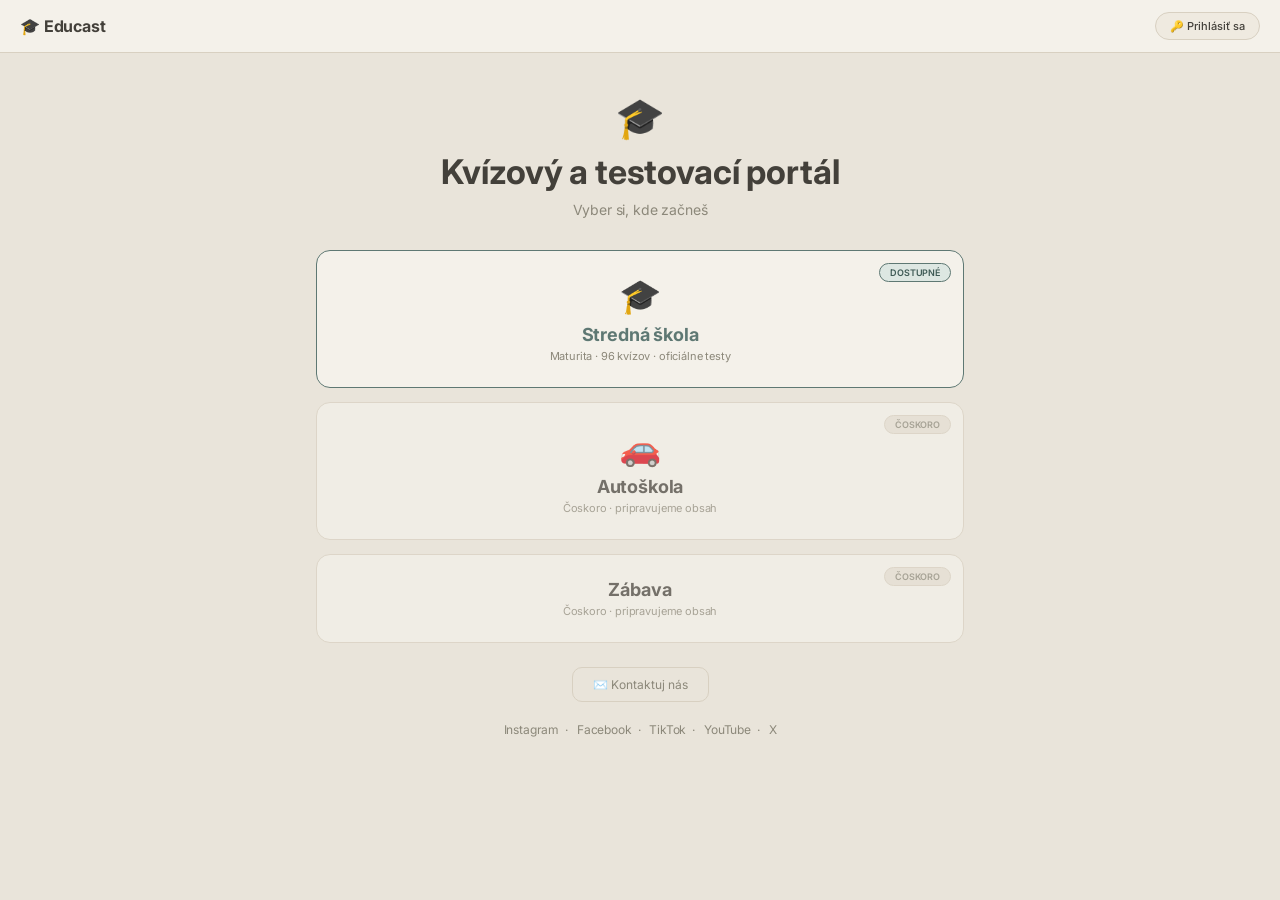
<file: index.html>
<!DOCTYPE html>
<html lang="sk">
<head>
<meta charset="UTF-8">
<link rel="preconnect" href="https://fonts.googleapis.com">
<link rel="preconnect" href="https://fonts.gstatic.com" crossorigin>
<link href="https://fonts.googleapis.com/css2?family=Inter:wght@400;500;600;700&display=swap" rel="stylesheet">
<link rel="preconnect" href="https://fonts.googleapis.com">
<link rel="preconnect" href="https://fonts.gstatic.com" crossorigin>
<link href="https://fonts.googleapis.com/css2?family=Inter:wght@400;500;600;700&display=swap" rel="stylesheet">
<meta name="viewport" content="width=device-width, initial-scale=1.0">
<meta name="description" content="Educast — interaktívny vzdelávací portál pre slovenských stredoškolákov. 96 kvízov, 768 otázok, všetky predmety, 1.–4. ročník, maturitná príprava.">
<meta property="og:title" content="Educast — Kvízový a testovací portál">
<meta property="og:type" content="website">
<title>Educast — Kvízový a testovací portál</title>
  <link rel="stylesheet" href="css/style.css">
</head>
<body>
<div id="global-loader"><div id="global-loader-bar"></div></div>
<div id="global-loader-pct">0 %</div>

<!-- ══ AUTH MODAL ══ -->
<div class="auth-overlay" id="auth-overlay">
  <div class="auth-box">
    <div class="auth-logo">🎓</div>
    <div class="auth-title">Educast Prístup</div>
    <div class="auth-sub" id="auth-sub">Zadaj svoje predplatné údaje pre odomknutie EDUCAST PLUS kvízov</div>

    <!-- Stav: prihlásený -->
    <div id="auth-logged-in" style="display:none">
      <div class="auth-status-bar">
        <span>✅ Prihlásený ako <span id="auth-email-display"></span></span>
        <button class="auth-logout" onclick="authLogout()">Odhlásiť</button>
      </div>
      <div style="text-align:center;margin-bottom:12px">
        <span style="font-size:12px;color:#888">Aktívny plán: </span>
        <span class="auth-tier-badge" id="auth-tier-display"></span>
      </div>
      <div class="auth-success show" id="auth-device-note" style="font-size:11px">
        🔒 Prístup uzamknutý na tento prehliadač. Na inom zariadení sa znovu prihlás.
      </div>
      <button class="auth-btn" onclick="closeAuth()">Pokračovať →</button>
    </div>

    <!-- Stav: neprihlásený -->
    <div id="auth-form-section">
      <div class="auth-tabs">
        <button class="auth-tab active" id="tab-login" onclick="switchTab('login')">🔑 Zadať kód</button>
        <button class="auth-tab" id="tab-buy" onclick="switchTab('buy')">💳 Kúpiť prístup</button>
      </div>

      <!-- Tab: Login s kódom -->
      <div id="tab-login-content">
        <label class="auth-label">Emailová adresa</label>
        <input class="auth-input" id="auth-email-input" type="email" placeholder="tvoj@email.sk" autocomplete="email" onkeydown="if(event.key==='Enter')authSubmit()">
        <label class="auth-label">Prístupový kód</label>
        <input class="auth-input" id="auth-code-input" type="text" placeholder="napr. EDU-P-2025-XXXX" autocomplete="off" style="text-transform:uppercase;letter-spacing:0.05em" onkeydown="if(event.key==='Enter')authSubmit()">
        <div class="auth-error" id="auth-error"></div>
        <div class="auth-success" id="auth-success-msg"></div>
        <button class="auth-btn" id="auth-submit-btn" onclick="authSubmit()">Odomknúť prístup →</button>
        <div class="auth-note">
          Kód dostaneš emailom po zaplatení.<br>
          Každý kód funguje iba pre jeden email a jedno zariadenie.
        </div>
      </div>

      <!-- Tab: Kúpiť -->
      <div id="tab-buy-content" style="display:none">

        <div style="background:linear-gradient(135deg,#4A615C,#3E5A55);border:1.5px solid #5E7873;border-radius:12px;padding:16px;margin-bottom:10px">
          <div style="display:flex;align-items:center;justify-content:space-between;margin-bottom:8px">
            <div style="font-size:11px;color:#fff;font-weight:600">🎓 EDUCAST PLUS</div>
            <div style="font-size:10px;background:#DDE7E2;color:#3E5A55;padding:2px 8px;border-radius:10px">Mesačné</div>
          </div>
          <div style="font-size:28px;font-weight:700;color:#fff;margin-bottom:2px">4,99 €<span style="font-size:13px;font-weight:400;color:#DDE7E2"> / mesiac</span></div>
          <div style="font-size:10px;color:#DDE7E2;margin-bottom:10px">Zruš kedykoľvek</div>
          <div style="font-size:10px;color:#DDE7E2;display:flex;flex-direction:column;gap:3px;margin-bottom:12px">
            <span>✓ Všetkých 96 kvízov · 768 otázok</span>
            <span>✓ Maturitné testy</span>
            <span>✓ História a štatistiky</span>
            <span>✓ Email s prihlasovacími údajmi</span>
          </div>
          <div style="margin-bottom:10px">
            <label class="auth-label">Tvoja emailová adresa</label>
            <input class="auth-input" id="buy-email-input" type="email" placeholder="tvoj@email.sk" autocomplete="email" style="margin-bottom:0" onkeydown="if(event.key==='Enter')startCheckout()">
          </div>
          <div class="auth-error" id="buy-error" style="margin-bottom:8px"></div>
          <button class="auth-btn" id="buy-submit-btn" onclick="startCheckout()" style="margin-bottom:0">Zaplatiť kartou →</button>
        </div>
        <div class="auth-note">
          Po zaplatení dostaneš email s prihlasovacími údajmi do 1 minúty.<br>
          Platba prebieha cez zabezpečený Stripe. 🔒
        </div>
      </div>
    </div>

    <button onclick="closeAuth()" style="display:block;margin:14px auto 0;background:transparent;border:1.5px solid #e74c3c;color:#e74c3c;font-size:12px;font-weight:600;cursor:pointer;font-family:inherit;padding:9px 32px;border-radius:8px;transition:all 0.12s" onmouseover="this.style.background='#e74c3c';this.style.color='#fff'" onmouseout="this.style.background='transparent';this.style.color='#e74c3c'">✕ Zavrieť</button>
  </div>
</div>

<!-- ══ VYBER STUPNA SKOLY ══ -->
<div id="page-stage-select" class="page active" style="background:#E9E4DA;min-height:100vh">
  <nav style="display:flex;align-items:center;justify-content:space-between;padding:12px 20px;border-bottom:0.5px solid #D8D0C1;background:#F4F1EA;position:sticky;top:0;z-index:100">
    <div style="font-size:16px;font-weight:700;color:#43403A">🎓 Educast</div>
    <div style="display:flex;gap:8px;align-items:center">
      <span id="nav-auth-label2" style="font-size:11px;color:#8C887A"></span>
      <button onclick="openAuth()" id="nav-auth-btn2" style="font-size:11px;font-weight:500;padding:6px 14px;border-radius:20px;border:0.5px solid #D8D0C1;background:#EFEAE0;color:#43403A;cursor:pointer;font-family:inherit">🔑 Prihlásiť sa</button>
    </div>
  </nav>
  <div style="max-width:680px;margin:0 auto;padding:40px 16px 40px">
    <div style="text-align:center;margin-bottom:32px">
      <div style="font-size:40px;margin-bottom:10px">🎓</div>
      <h1 style="font-size:clamp(24px,5vw,34px);font-weight:700;color:#43403A;margin:0 0 8px;line-height:1.2">Kvízový a testovací portál</h1>
      <p style="font-size:14px;color:#8C887A;margin:0;font-weight:400">Vyber si, kde začneš</p>
      
    </div>
    <div style="display:flex;flex-direction:column;gap:14px">
      <div onclick="selectStage('ss')" style="background:#F4F1EA;border:1.5px solid #5E7873;border-radius:14px;padding:24px;cursor:pointer;transition:all 0.15s;text-align:center;position:relative" onmouseover="this.style.transform='translateY(-2px)'" onmouseout="this.style.transform='translateY(0)'">
        <div style="position:absolute;top:12px;right:12px;font-size:9px;font-weight:600;color:#3E5A55;background:#DDE7E2;border:0.5px solid #5E7873;border-radius:20px;padding:3px 10px">DOSTUPNÉ</div>
        <div style="font-size:34px;margin-bottom:8px">🎓</div>
        <div style="font-size:18px;font-weight:700;color:#5E7873;margin-bottom:4px">Stredná škola</div>
        <div style="font-size:11px;color:#8C887A">Maturita · 96 kvízov · oficiálne testy</div>
      </div>
      <div style="background:#F4F1EA;border:1.5px solid #D8D0C1;border-radius:14px;padding:24px;text-align:center;cursor:default;opacity:0.7;position:relative">
        <div style="position:absolute;top:12px;right:12px;font-size:9px;font-weight:600;color:#8C887A;background:#E5DFD3;border:0.5px solid #D8D0C1;border-radius:20px;padding:3px 10px">ČOSKORO</div>
        <div style="font-size:34px;margin-bottom:8px">🚗</div>
        <div style="font-size:18px;font-weight:700;color:#43403A;margin-bottom:4px">Autoškola</div>
        <div style="font-size:11px;color:#8C887A">Čoskoro · pripravujeme obsah</div>
      </div>
      <div style="background:#F4F1EA;border:1.5px solid #D8D0C1;border-radius:14px;padding:24px;text-align:center;cursor:default;opacity:0.7;position:relative">
        <div style="position:absolute;top:12px;right:12px;font-size:9px;font-weight:600;color:#8C887A;background:#E5DFD3;border:0.5px solid #D8D0C1;border-radius:20px;padding:3px 10px">ČOSKORO</div>
        <div style="font-size:18px;font-weight:700;color:#43403A;margin-bottom:4px">Zábava</div>
        <div style="font-size:11px;color:#8C887A">Čoskoro · pripravujeme obsah</div>
      </div>
    </div>
    <div style="text-align:center;margin-top:24px">
      <button onclick="openContact()" style="background:transparent;border:0.5px solid #D8D0C1;color:#8C887A;font-size:12px;padding:9px 20px;border-radius:10px;cursor:pointer;font-family:inherit;transition:all 0.15s" onmouseover="this.style.borderColor='#5E7873';this.style.color='#5E7873'" onmouseout="this.style.borderColor='#D8D0C1';this.style.color='#8C887A'">✉️ Kontaktuj nás</button>
    </div>
    <div style="text-align:center;margin-top:20px;font-size:12px;color:#8C887A">
      <a href="#" target="_blank" style="color:#8C887A;text-decoration:none;margin:0 6px" onmouseover="this.style.color='#5E7873'" onmouseout="this.style.color='#8C887A'">Instagram</a>·
      <a href="#" target="_blank" style="color:#8C887A;text-decoration:none;margin:0 6px" onmouseover="this.style.color='#5E7873'" onmouseout="this.style.color='#8C887A'">Facebook</a>·
      <a href="#" target="_blank" style="color:#8C887A;text-decoration:none;margin:0 6px" onmouseover="this.style.color='#5E7873'" onmouseout="this.style.color='#8C887A'">TikTok</a>·
      <a href="#" target="_blank" style="color:#8C887A;text-decoration:none;margin:0 6px" onmouseover="this.style.color='#5E7873'" onmouseout="this.style.color='#8C887A'">YouTube</a>·
      <a href="#" target="_blank" style="color:#8C887A;text-decoration:none;margin:0 6px" onmouseover="this.style.color='#5E7873'" onmouseout="this.style.color='#8C887A'">X</a>
    </div>
  </div>
</div>

<!-- ══ LANDING PAGE ══ -->
<div id="page-landing" class="page" style="background:#E9E4DA;min-height:100vh">
  <!-- Minimálny navbar -->
  <nav style="display:flex;align-items:center;justify-content:space-between;padding:12px 20px;border-bottom:0.5px solid #D8D0C1;background:#F4F1EA;position:sticky;top:0;z-index:100">
    <div style="font-size:16px;font-weight:700;color:#43403A;cursor:pointer" onclick="goToStageSelect()">🎓 Educast</div>
    <div style="display:flex;gap:8px;align-items:center">
      <span id="nav-auth-label" style="font-size:11px;color:#8C887A"></span>
      <button onclick="openCoinInfo()" id="coin-pill1" class="coin-pill" title="Mince">🪙 <span id="coin-pill1-n">3/3</span></button>
      <button onclick="openAuth()" id="nav-auth-btn" style="font-size:11px;font-weight:500;padding:6px 14px;border-radius:20px;border:0.5px solid #D8D0C1;background:#EFEAE0;color:#43403A;cursor:pointer;font-family:inherit">🔑 Prihlásiť sa</button>
    </div>
  </nav>

  <!-- Wizard priamo na úvodnej strane -->
  <div style="max-width:680px;margin:0 auto;padding:20px 16px 40px">

    <!-- Hero mini -->
    <div style="text-align:center;margin-bottom:24px;padding-top:8px">
      <div style="font-size:11px;color:#5E7873;font-weight:600;letter-spacing:0.05em;margin-bottom:6px">PRE SLOVENSKÉ STREDNÉ ŠKOLY</div>

    </div>

    <!-- Výber úrovne -->
    <div id="lv-select-screen" style="display:none !important">
      <p style="font-size:11px;color:#888;text-align:center;margin:0 0 12px">Vyber svoju úroveň:</p>
      <div class="lv-select-wrap">
        <div class="lv-select-card lv-card-free" onclick="lwChooseLevel('r')">
          <div style="font-size:22px;font-weight:800;letter-spacing:-0.5px;margin-bottom:4px;background:linear-gradient(135deg,#5E7873,#9FB5AE);-webkit-background-clip:text;-webkit-text-fill-color:transparent;background-clip:text">EDUCAST free</div>
          <div class="lv-card-title">Zadarmo</div>
          <div class="lv-card-desc">32 kvízov · 256 otázok · všetky predmety<br>1.–4. ročník · bez registrácie</div>
        </div>
        <div class="lv-select-card lv-card-plus" onclick="lwChooseLevel('v')">
          <div style="font-size:22px;font-weight:800;letter-spacing:-0.5px;margin-bottom:4px;background:linear-gradient(135deg,#4A615C,#3E5A55);-webkit-background-clip:text;-webkit-text-fill-color:transparent;background-clip:text">EDUCAST PLUS</div>
          <div class="lv-card-title">Plný prístup</div>
          <div class="lv-card-desc">96 kvízov · 768 otázok · maturitné testy<br>4,99 €/mes · /rok · zruš kedykoľvek</div>
        </div>
      </div>
    </div>

    <!-- Wizard A inline -->
    <div id="lv-wizard-screen" style="display:none;background:#F4F1EA;border:0.5px solid #D8D0C1;border-radius:14px;padding:16px">

      <!-- Top bar: späť + úroveň + režim -->
      <div style="display:flex;align-items:center;gap:8px;margin-bottom:14px;flex-wrap:wrap">
        
        
        <div class="wiz-toggle" style="flex-shrink:0">
          <button class="wiz-tog-btn active" id="lmd-t" onclick="lwSetMode('t')">📋 Test</button>
          <button class="wiz-tog-btn" id="lmd-s" onclick="lwSetMode('s')">⚔️ Súťaž</button>
        </div>
      </div>

      <!-- Promo pre FREE -->
      <div id="lw-plus-promo" style="display:none !important;background:#EFEAE0;border:0.5px solid #5E787355;border-radius:10px;padding:10px 14px;margin-bottom:12px;cursor:pointer" onclick="openAuth()">
        <div style="display:flex;align-items:center;justify-content:space-between;gap:8px">
          <div>
            <div style="font-size:11px;font-weight:600;color:#3E5A55;margin-bottom:2px">🎓 EDUCAST PLUS ponúka viac</div>
            <div style="font-size:10px;color:#4A615C;line-height:1.5">96 kvízov · oficiálne Maturitné testy 2010–2026 · SJL, ANG, MAT</div>
          </div>
          <div style="font-size:10px;font-weight:600;color:#3E5A55;background:#E2EAE7;border:0.5px solid #5E7873;border-radius:20px;padding:4px 10px;white-space:nowrap">Získať →</div>
        </div>
      </div>

      <!-- Kroky -->
      <div class="wiz-steps" style="margin-bottom:14px">
        <div class="wiz-step active" id="lw-s1" onclick="lwGoStep1()" style="cursor:pointer"><div class="wiz-num">1</div><span>Predmet</span></div>
        <div class="wiz-sep"></div>
        <div class="wiz-step" id="lw-s2" onclick="lwGoStep2()" style="cursor:pointer"><div class="wiz-num">2</div><span>Ročník</span></div>
        <div class="wiz-sep"></div>
        <div class="wiz-step" id="lw-s3" onclick="lwGoStepLevel()" style="cursor:pointer"><div class="wiz-num">3</div><span>Level</span></div>
      </div>

      <!-- Skryté level tlačidlá pre JS kompatibilitu -->
      <div style="display:none">
        <button id="llv-r" onclick="lwSetLv('r')"></button>
        <button id="llv-v" onclick="lwSetLv('v')"></button>
      </div>

      <!-- Krok 1: Predmet -->
      <div id="lw-step1">
        <p style="font-size:15px;font-weight:600;color:#5E7873;text-align:center;margin:0 0 14px">Vyber predmet</p>
        <div class="wiz-subj-grid" id="lw-subj-grid"></div>
      </div>

      <!-- Krok 2: Ročník -->
      <div id="lw-step2" style="display:none">
        <p style="font-size:15px;font-weight:600;color:#5E7873;text-align:center;margin:0 0 14px">Vyber ročník — <span id="lw-subj-label" style="color:#e8e8e8;font-weight:600"></span></p>
        <div class="wiz-roc-grid">
          <div class="wiz-roc-btn" id="lr-1" onclick="lwSetRoc(1)">1. ročník</div>
          <div class="wiz-roc-btn" id="lr-2" onclick="lwSetRoc(2)">2. ročník</div>
          <div class="wiz-roc-btn" id="lr-3" onclick="lwSetRoc(3)">3. ročník</div>
          <div class="wiz-roc-btn" id="lr-4" onclick="lwSetRoc(4)">4. ročník</div>
        </div>
      </div>

      <!-- Spustiť -->
      <!-- Krok: vyber levelu (gamifikovana cesta) -->
      <div id="lw-step-level" style="display:none">
        <div class="level-path-sub level-path-sub-big">Zdolaj level 1 a odomkni ďalšie výzvy</div>
        <div class="level-path" id="lw-level-path"></div>
      </div>

      <button class="wiz-start-btn" id="lw-start-btn" onclick="lwStart()">Spustiť kvíz →</button>

    </div>

    <!-- Footer mini -->
    </div>
    <p style="text-align:center;font-size:10px;color:#555;margin-top:12px">© 2026 Educast · <a href="#" onclick="showLandingInfo();return false" style="color:#888;text-decoration:none">O projekte</a></p>
  </div>
</div>

<div id="page-portal" class="page">
  <div class="portal-wrap">
    <div class="portal-topbar">
      <div class="portal-logo" onclick="goToLanding()" style="cursor:pointer" title="Späť na úvod">🎓 Educast</div>
      <div class="portal-nav-right">
        <button class="portal-user-btn" id="portal-auth-btn" onclick="openAuth()">🔑 Prihlásiť sa</button>
        <button class="portal-back" onclick="goToLanding()">← Späť</button>
      </div>
    </div>







    <!-- Spaced repetition reminders -->
    <div id="reminders-section"></div>

    <div id="hist-section-wrap">
      <div style="display:flex;align-items:center;gap:8px;cursor:pointer;padding:10px 0;border-bottom:0.5px solid var(--border);margin-bottom:12px" onclick="toggleHistSection()">
        <span style="font-size:14px">📊</span>
        <span style="font-size:12px;font-weight:600;color:var(--text)">História kvízov</span>
        <span style="font-size:10px;color:var(--text2);font-weight:400" id="hist-count"></span>
        <span class="mat-chevron" id="hist-chevron" style="margin-left:auto">▼</span>
      </div>
      <div id="hist-list" style="display:none">
        <div class="hist-empty">Zatiaľ žiadne dokončené kvízy. Vyskúšaj prvý kvíz!</div>
      </div>
    </div>
    <!-- WIZARD A -->
    <div id="wizard-wrap">

      <!-- Kroky -->
      <div class="wiz-steps">
        <div class="wiz-step active" id="wiz-s1"><div class="wiz-num">1</div><span>Predmet</span></div>
        <div class="wiz-sep"></div>
        <div class="wiz-step" id="wiz-s2"><div class="wiz-num">2</div><span>Ročník</span></div>
        <div class="wiz-sep"></div>
        <div class="wiz-step" id="wiz-s3"><div class="wiz-num">3</div><span>Štart</span></div>
      </div>

      <!-- Nastavenia (Úroveň + Režim) — vždy viditeľné, kompaktné -->
      <div class="wiz-settings">
        <span style="font-size:10px;color:var(--text2)">Úroveň:</span>
        <div class="wiz-toggle" id="wiz-lv-toggle">
          <button class="wiz-tog-btn active" id="wlv-r" onclick="wizSetLv('r')">🆓 EDUCAST free</button>
          <button class="wiz-tog-btn wiz-tog-btn-v" id="wlv-v" onclick="wizSetLv('v')">🎓 EDUCAST PLUS</button>
        </div>
        <span style="font-size:10px;color:var(--text2);margin-left:6px">Režim:</span>
        <div class="wiz-toggle">
          <button class="wiz-tog-btn active" id="wmd-t" onclick="wizSetMode('t')">📋 Test</button>
          <button class="wiz-tog-btn" id="wmd-s" onclick="wizSetMode('s')">⚔️ Súťaž</button>
        </div>
      </div>

      <!-- Skryté level tlačidlá pre JS kompatibilitu -->
      <div style="display:none">
        <button id="llv-r" onclick="lwSetLv('r')"></button>
        <button id="llv-v" onclick="lwSetLv('v')"></button>
      </div>

      <!-- Krok 1: Predmet -->
      <div id="wiz-step1">
        <p style="font-size:11px;color:var(--text2);margin:0 0 10px">Vyber predmet:</p>
        <div class="wiz-subj-grid" id="wiz-subj-grid"></div>
      </div>

      <!-- Krok 2: Ročník -->
      <div id="wiz-step2" style="display:none">
        <p style="font-size:11px;color:var(--text2);margin:0 0 10px">Vyber ročník — <span id="wiz-subj-label" style="color:var(--text);font-weight:500"></span>:</p>
        <div class="wiz-roc-grid">
          <div class="wiz-roc-btn" id="wr-1" onclick="wizSetRoc(1)">1. ročník</div>
          <div class="wiz-roc-btn" id="wr-2" onclick="wizSetRoc(2)">2. ročník</div>
          <div class="wiz-roc-btn" id="wr-3" onclick="wizSetRoc(3)">3. ročník</div>
          <div class="wiz-roc-btn" id="wr-4" onclick="wizSetRoc(4)">4. ročník</div>
        </div>
        <button id="wiz-back-btn" style="font-size:11px;font-weight:500;color:#fff;background:#5E7873;border:0.5px solid #5E7873;border-radius:20px;cursor:pointer;padding:5px 12px;font-family:inherit;margin-bottom:12px;transition:all 0.15s" onmouseover="this.style.background='#4A615C'" onmouseout="this.style.background='#5E7873'" onclick="wizBack()">← Späť na predmety</button>
      </div>

      <!-- Spustiť -->
      <button class="wiz-start-btn" id="wiz-start-btn" onclick="wizStart()">Spustiť kvíz →</button>

    </div>

    <!-- Skrytý sg pre kompatibilitu s existujúcim kódom -->
    <div id="sg" style="display:none"></div>
    <div id="subj-title" style="display:none"></div>

    <div class="hhero-banner" id="hhero-wrap" style="display:none">
      <div class="hhero-text"><h3>Odomkni EDUCAST PLUS plný prístup</h3><p>Všetkých 96 kvízov · 4,99 €/mes alebo /rok</p></div>
      <button class="hhero-btn" onclick="openAuth()">Zadať kód →</button>
    </div>
  </div>
</div>

<!-- ══ QUIZ PAGE ══ -->
<div id="page-quiz" class="page">
  <div class="quiz-wrap">
    <!-- Horná lišta -->
    <div class="quiz-topbar">
      <div class="quiz-topbar-left">
        <span class="mbadge" id="mb"></span>
        <div class="twrap" id="tw"><div class="cd" id="cd">15</div></div>
        <div class="ttim" id="tt" style="display:none">⏱ 0:00</div>
      </div>
      <div class="qnum" id="qn"></div>
      <div class="quiz-topbar-right" style="width:auto;text-align:right;margin-right:54px"><button onclick="openCoinInfo()" id="coin-counter" class="coin-pill" title="Mince" style="display:none">🪙 <span id="coin-counter-n">3/3</span></button></div>
    </div>
    <div class="tbar" id="tb"><div class="pfill2" id="pbar"></div></div>
    <div class="stage" id="stage">
      <div class="screen" id="qs">
        <div id="audio-player-wrap" style="width:100%;max-width:800px;display:none"></div>
        <div id="ctx-wrap" style="width:100%;max-width:800px;display:none">
          <div class="ctx-panel" id="ctx-panel">
            <div style="display:flex;align-items:center;justify-content:space-between;margin-bottom:8px">
              <div class="ctx-label" id="ctx-title">📖 Ukážka</div>
              <div style="display:flex;gap:4px">
                <button onclick="ctxFontChange(-1)" style="background:transparent;border:0.5px solid #5E7873;color:#DDE7E2;font-size:11px;font-weight:600;width:24px;height:24px;border-radius:5px;cursor:pointer;font-family:inherit;line-height:1">A−</button>
                <button onclick="ctxFontChange(1)" style="background:transparent;border:0.5px solid #5E7873;color:#DDE7E2;font-size:11px;font-weight:600;width:24px;height:24px;border-radius:5px;cursor:pointer;font-family:inherit;line-height:1">A+</button>
              </div>
            </div>
            <div class="ctx-text" id="ctx-text"></div>
          </div>
        </div>
        <div class="qtxt" id="qt"></div>
        <div id="ea"></div>
        <div class="og" id="og"></div>
        <div id="short-wrap" style="display:none;width:100%;max-width:680px;margin:0 auto">
          <input id="short-input" type="text" autocomplete="off" spellcheck="false"
            placeholder="Napíš odpoveď..."
            style="width:100%;padding:14px 16px;font-size:15px;border-radius:12px;border:1.5px solid var(--border);background:var(--bg2);color:var(--text);font-family:var(--font);box-sizing:border-box;outline:none;margin-bottom:8px"
            onkeydown="if(event.key==='Enter' && (!sub||!sub.isMat))pickShort()" oninput="if(sub&&sub.isMat)matAnswers[cur]=this.value.trim()" />
          <button id="short-btn" onclick="if(sub&&sub.isMat){matAnswers[cur]=document.getElementById('short-input').value.trim();rPips();}else{pickShort();}" style="width:100%;padding:12px;border-radius:12px;border:none;background:#5E7873;color:#fff;font-size:14px;font-weight:600;cursor:pointer">Potvrdiť →</button>
        </div>
        <div class="fbar" id="fb"></div>
        <button class="nxt nxr" id="nb" onclick="adv()" style="display:none;margin-top:12px">Ďalej →</button>
        <div id="mat-nav-wrap" style="display:none;margin-top:16px;gap:8px;align-items:center;justify-content:flex-start;width:100%;max-width:800px;flex-wrap:wrap">
          <button class="ctb" id="mat-prev-btn2" onclick="matPrev()" style="display:none">← Späť</button>
          <button class="nxt nxr" id="nb2" onclick="adv()" style="display:none;margin-top:0;padding:10px 28px;font-size:13px;max-width:none;flex:1">Ďalej →</button>
        </div>
      </div>
      <div class="screen sscr" id="ss">
        <div class="confetti-container" id="confetti-box"></div>

        <!-- Výsledok -->
        <div class="sbig" id="sp"></div>
        <div class="scards" id="sc"></div>
        <div class="sti" id="si"></div>
        <button onclick="showDetail(0)" style="background:#5E7873;border:0.5px solid #5E7873;color:#fff;font-size:12px;font-weight:600;padding:9px 22px;border-radius:8px;cursor:pointer;font-family:inherit;margin-top:2px">🔍 Detail kvízu</button>
        <div class="smsg" id="sm"></div>

        <!-- Bonus: cesta levelov po 100% (rovnaka grafika ako vo wizarde) -->
        <div id="score-l2-unlock" style="display:none;width:100%;max-width:340px;margin:10px 0">
          <div class="level-path-title" id="score-l2-title">🎉 Odomkol si nový level!</div>
          <div class="level-path-sub" id="score-l2-subt">Zvládol si Level 1 na 100 % — pokračuj ďalej</div>
          <div class="level-path" id="score-level-path"></div>
        </div>

        <div id="score-plus-banner" style="display:none;background:#EFEAE0;border:0.5px solid #5E7873;border-radius:10px;padding:12px 14px;width:100%;max-width:280px;margin:8px 0;cursor:pointer" onclick="showPaywall()">
          <div style="display:flex;align-items:center;gap:6px;margin-bottom:4px">
            <span style="font-size:13px">🎓</span>
            <span style="font-size:12px;font-weight:500;color:#3E5A55">Zvládol si to na 100 %!</span>
          </div>
          <div style="font-size:10px;color:#5E7873;line-height:1.5;margin-bottom:8px">Posuň sa ďalej s EDUCAST PLUS — oficiálne maturitné testy 2010–2026, 96 kvízov, všetky predmety.</div>
          <div style="background:#5E7873;color:#fff;font-size:11px;font-weight:500;padding:7px 0;border-radius:8px;text-align:center">Vyskúšať PLUS · 4,99 €/mes →</div>
        </div>

        <!-- Akcie — kompaktné -->
        <div style="display:flex;flex-direction:column;align-items:center;gap:8px;width:100%;max-width:280px;margin-top:12px">
          <button onclick="goToLanding()" style="width:100%;background:transparent;border:none;color:#DDE7E2;font-size:12px;font-weight:500;cursor:pointer;font-family:inherit;padding:6px;text-decoration:underline">← Späť na úvod</button>
        </div>
      </div>
    </div>
    <!-- Čísla otázok (len maturita) -->
    <div class="mat-pips-bar" id="mat-pips-bar" style="display:none">
      <div class="pips" id="pips"></div>
    </div>
    <div class="ctrls">
      <button class="ctb" onclick="goToPredmety()">← Predmety</button>
      <button class="ctb" id="btn-save-quiz" onclick="saveQuizState()" style="display:none;border-color:#5E7873;color:#5E7873">Uložiť</button>
      <div class="pips" id="pips-regular"></div>

      <button class="nxt nxr" id="nb-finish" onclick="matFinish()" style="display:none;margin-top:0;padding:7px 16px;font-size:12px;max-width:160px">Dokončiť test</button>
    </div>
  </div>
</div>

<!-- ══ DETAIL STRÁNKA ══ -->
<div id="page-detail" class="page">
  <div class="detail-wrap">
    <div class="detail-topbar">
      <button class="detail-back" onclick="backFromDetail()">← Späť</button>
      <div class="detail-title" id="detail-title">Detail kvízu</div>
    </div>
    <div class="detail-summary" id="detail-summary"></div>
    <div id="detail-questions"></div>
  </div>
</div>

<!-- ══ PROFILE PAGE ══ -->
<div id="page-profile" class="page">
  <div class="detail-wrap">
    <div class="detail-topbar">
      <button class="detail-back" onclick="goToPortal()">← Späť</button>
      <div class="detail-title">👤 Môj profil</div>
    </div>
    <div id="profile-loading" style="text-align:center;color:#888;font-size:13px;padding:24px">Načítavam…</div>
    <div id="profile-content" style="display:none">
      <div id="profile-status-card" style="background:linear-gradient(135deg,#4A615C,#3E5A55);border:0.5px solid #5E7873;border-radius:12px;padding:16px 18px;margin-bottom:14px">
        <div style="font-size:11px;color:#DDE7E2;margin-bottom:4px">Stav predplatného</div>
        <div id="profile-status-title" style="font-size:18px;font-weight:500;color:#fff;margin-bottom:6px">—</div>
        <div id="profile-status-sub" style="font-size:12px;color:#DDE7E2">—</div>
      </div>
      <div style="display:flex;flex-direction:column;gap:1px;background:#D8D0C1;border-radius:10px;overflow:hidden;margin-bottom:14px">
        <div style="display:flex;justify-content:space-between;align-items:center;padding:12px 14px;background:#F4F1EA">
          <span style="font-size:12px;color:#8C887A">📧 E-mail</span>
          <span id="profile-email" style="font-size:12px;color:#43403A">—</span>
        </div>
        <div style="display:flex;justify-content:space-between;align-items:center;padding:12px 14px;background:#F4F1EA">
          <span style="font-size:12px;color:#8C887A">🔑 Prístupový kód</span>
          <span style="display:flex;align-items:center;gap:8px">
            <span id="profile-code" style="font-size:12px;color:#43403A;font-family:ui-monospace,Menlo,monospace">••••••••••</span>
            <button id="profile-code-toggle" onclick="toggleProfileCode()" style="background:transparent;border:0.5px solid #D8D0C1;color:#5E7873;font-size:10px;padding:3px 8px;border-radius:5px;cursor:pointer;font-family:inherit">👁 Zobraziť</button>
          </span>
        </div>
      </div>
      <button id="profile-cancel-btn" onclick="cancelSubscription()" style="width:100%;background:transparent;border:0.5px solid #5a2a2a;color:#c97070;font-size:12px;font-weight:500;padding:11px;border-radius:10px;cursor:pointer;font-family:inherit;transition:all 0.12s" onmouseover="this.style.borderColor='#e74c3c';this.style.color='#e74c3c'" onmouseout="this.style.borderColor='#5a2a2a';this.style.color='#c97070'">Zrušiť predplatné</button>
      <div style="font-size:11px;color:#888;font-weight:600;letter-spacing:0.04em;text-transform:uppercase;margin:22px 0 8px">História platieb</div>
      <div id="profile-history-list" style="display:flex;flex-direction:column;gap:1px;background:#D8D0C1;border-radius:10px;overflow:hidden"></div>
    </div>
  </div>
</div>

<!-- ══ PAYWALL MODAL ══ -->
<div class="modal-overlay" id="modal" onclick="closeModal(event)">
  <div class="modal">
    <button class="modal-close" onclick="hidePaywall()">✕</button>
    <div class="modal-icon">🔒</div>
    <div class="modal-title">🎓 EDUCAST PLUS prístup</div>
    <div class="modal-sub">Odomkni všetkých 96 kvízov cez EDUCAST PLUS. Zaplať kartou a zadaj kód.</div>
    <div style="background:linear-gradient(135deg,#4A615C,#3E5A55);border:1px solid #5E7873;border-radius:12px;padding:16px;text-align:center;margin-bottom:14px">
      <div style="font-size:10px;color:#DDE7E2;margin-bottom:6px">🎓 EDUCAST PLUS — plný prístup</div>
      <div style="font-size:28px;font-weight:700;color:#fff;margin-bottom:2px">4,99 €<span style="font-size:13px;font-weight:400;color:#DDE7E2">/mesiac</span></div>
      <div style="font-size:11px;color:#DDE7E2;margin-bottom:10px">alebo <strong style="color:#fff">/rok</strong> — ušetríš 23 €</div>
      <div style="display:flex;flex-direction:column;gap:4px;font-size:11px;color:#DDE7E2;text-align:left">
        <div>✓ Všetkých 96 kvízov (EDUCAST free + EDUCAST PLUS)</div>
        <div>✓ 768 odborných otázok</div>
        <div>✓ Všetky 4 ročníky · 8 predmetov</div>
        <div>✓ Zruš kedykoľvek</div>
      </div>
    </div>
    <button class="modal-btn-v" onclick="hidePaywall();openAuth()">🔑 Zadať kód (mám predplatné)</button>
    <button class="modal-btn-v" style="background:transparent;border:1px solid #5E7873;color:#5E7873;margin-bottom:10px" onclick="startCheckout('monthly')">💳 Zaplatiť kartou — 4,99 €/mes</button>
  </div>
</div>

  <script src="js/app.js" defer></script>

<!-- ══ MODAL: volba levelu ══ -->
<div id="level-choice-overlay" style="display:none;position:fixed;inset:0;background:rgba(0,0,0,0.82);z-index:3000;align-items:center;justify-content:center;padding:20px;backdrop-filter:blur(6px)">
  <div style="background:var(--bg2);border:1px solid #D8D0C1;border-radius:18px;padding:28px 24px;max-width:360px;width:100%;text-align:center;position:relative">
    <div style="font-size:36px;margin-bottom:10px">🔒</div>
    <div style="font-size:17px;font-weight:700;color:#43403A;margin-bottom:8px">Tento level je zamknutý</div>
    <div style="font-size:12px;color:#888;line-height:1.6;margin-bottom:22px">Odomkni ho <strong style="color:#5E7873">zvládnutím predošlého levelu na 100 %</strong> — zadarmo. Alebo si sprístupni všetky levely naraz s EDUCAST PLUS.</div>
    <button onclick="lcGoLevel1()" style="width:100%;padding:13px;border-radius:12px;border:1.5px solid #5E7873;background:#5E7873;color:#fff;font-size:13px;font-weight:600;cursor:pointer;font-family:inherit;margin-bottom:10px;transition:all 0.15s" onmouseover="this.style.background='#4A615C'" onmouseout="this.style.background='#5E7873'">🎯 Skúsiť zvládnuť na 100 %</button>
    <button onclick="lcGoPaywall()" style="width:100%;padding:10px;border-radius:10px;border:0.5px solid #D8D0C1;background:transparent;color:#8C887A;font-size:12px;font-weight:500;cursor:pointer;font-family:inherit;transition:all 0.15s" onmouseover="this.style.borderColor='#5E7873';this.style.color='#5E7873'" onmouseout="this.style.borderColor='#D8D0C1';this.style.color='#8C887A'">Odomknúť cez EDUCAST PLUS</button>
    <button onclick="lcClose()" style="position:absolute;top:12px;right:14px;background:transparent;border:none;color:#666;font-size:18px;cursor:pointer">×</button>
  </div>
</div>


<!-- MODAL: minute mince -->
<div id="coins-empty-overlay" style="display:none;position:fixed;inset:0;background:rgba(0,0,0,0.82);z-index:3100;align-items:center;justify-content:center;padding:20px;backdrop-filter:blur(6px)">
  <div style="background:var(--bg2);border:1px solid #C9A84C55;border-radius:18px;padding:28px 24px;max-width:360px;width:100%;text-align:center;position:relative">
    <div style="font-size:36px;margin-bottom:10px">🪙</div>
    <div style="font-size:17px;font-weight:700;color:#e8e8e8;margin-bottom:8px">Minul si všetky mince</div>
    <div style="font-size:12px;color:#888;line-height:1.6;margin-bottom:22px">Každý neúspešný pokus (pod 100 %) stojí 1 mincu. Pokračuj jedným zo spôsobov nižšie.</div>
    <button onclick="coinsRestart()" style="width:100%;padding:13px;border-radius:12px;border:1.5px solid #5E7873;background:#5E7873;color:#fff;font-size:13px;font-weight:600;cursor:pointer;font-family:inherit;margin-bottom:10px;transition:all 0.15s" onmouseover="this.style.background='#4A615C'" onmouseout="this.style.background='#5E7873'">🔄 Začať odznova</button>
    <button onclick="coinsBuy()" style="width:100%;padding:11px;border-radius:10px;border:0.5px solid #C9A84C66;background:transparent;color:#C9A84C;font-size:12px;font-weight:500;cursor:pointer;font-family:inherit;margin-bottom:8px;transition:all 0.15s" onmouseover="this.style.borderColor='#C9A84C'" onmouseout="this.style.borderColor='#C9A84C66'">🪙 Dokúpiť 3 mince</button>
    <button onclick="coinsGoPlus()" style="width:100%;padding:10px;border-radius:10px;border:0.5px solid #D8D0C1;background:transparent;color:#8C887A;font-size:12px;font-weight:500;cursor:pointer;font-family:inherit;transition:all 0.15s" onmouseover="this.style.borderColor='#5E7873';this.style.color='#5E7873'" onmouseout="this.style.borderColor='#D8D0C1';this.style.color='#8C887A'">Odomknúť všetko cez EDUCAST PLUS</button>
  </div>
</div>

  <!-- COIN INFO MODAL -->
  <div class="modal-overlay" id="coin-modal" onclick="if(event.target===this)closeCoinInfo()">
    <div class="modal">
      <button class="modal-close" onclick="closeCoinInfo()">&times;</button>
      <div class="coin-modal-icon">🪙</div>
      <div class="coin-modal-title">Tvoje mince</div>
      <div class="coin-modal-count">Máš <b id="coin-modal-n">3</b> z 3 mincí</div>
      <div class="coin-modal-row"><span class="cm-ic">🎯</span><div>Mince ti umožňujú odomykať ďalšie levely aj keď test nezvládneš na 100 %.</div></div>
      <div class="coin-modal-row"><span class="cm-ic">💯</span><div>Za <b>100 %</b> neplatíš nič — odomkneš ďalší level <b>zadarmo</b>.</div></div>
      <div class="coin-modal-row"><span class="cm-ic">📉</span><div>Každý pokus <b>pod 100 %</b> ťa stojí <b>1 mincu</b>.</div></div>
    </div>
  </div>
  <!-- KONTAKT MODAL -->
  <div class="modal-overlay" id="contact-modal" onclick="if(event.target===this)closeContact()">
    <div class="modal" style="max-width:420px">
      <button class="modal-close" onclick="closeContact()">&times;</button>
      <div style="font-size:28px;margin-bottom:6px;text-align:center">✉️</div>
      <div class="modal-title" style="text-align:center">Kontaktuj nás</div>
      <div class="modal-sub" style="text-align:center">Napíš nám správu a my sa ti ozveme.</div>
      <label style="font-size:11px;color:#888;display:block;margin-bottom:4px">Tvoj e-mail</label>
      <input type="email" id="contact-email" placeholder="tvoj@email.sk" style="width:100%;background:#0f0f0f;border:0.5px solid #2a2a2a;border-radius:8px;padding:10px 12px;color:#e8e8e8;font-size:13px;margin-bottom:12px;outline:none;font-family:inherit">
      <label style="font-size:11px;color:#888;display:block;margin-bottom:4px">Správa</label>
      <textarea id="contact-msg" rows="4" placeholder="Napíš svoju správu…" style="width:100%;background:#0f0f0f;border:0.5px solid #2a2a2a;border-radius:8px;padding:10px 12px;color:#e8e8e8;font-size:13px;margin-bottom:12px;outline:none;font-family:inherit;resize:vertical"></textarea>
      <label style="font-size:11px;color:#888;display:block;margin-bottom:4px">Príloha (voliteľné)</label>
      <input type="file" id="contact-file" style="width:100%;font-size:12px;color:#888;margin-bottom:16px;font-family:inherit">
      <button onclick="sendContact()" style="width:100%;padding:12px;border-radius:10px;border:none;background:linear-gradient(135deg,#4A615C,#5E7873);color:#fff;font-size:13px;font-weight:500;cursor:pointer;font-family:inherit">Odoslať</button>
      <div id="contact-status" style="font-size:11px;color:#888;text-align:center;margin-top:10px;display:none"></div>
    </div>
  </div>
</body>
</html>
</file>
<file: css/style.css>
*{box-sizing:border-box;margin:0;padding:0}
:root{--bg:#E9E4DA;--bg2:#F4F1EA;--bg3:#EFEAE0;--border:#D8D0C1;--text:#43403A;--text2:#8C887A;--font:'Inter',-apple-system,BlinkMacSystemFont,'Segoe UI',sans-serif}
html,body{background:var(--bg);color:var(--text);font-family:var(--font);min-height:100vh;-webkit-font-smoothing:antialiased;-moz-osx-font-smoothing:grayscale;letter-spacing:-0.01em}
button{font-family:var(--font);cursor:pointer}
.page{display:none;opacity:0;transform:translateY(6px);transition:opacity 0.18s ease,transform 0.18s ease}
.page.active{display:block;opacity:1;transform:translateY(0)}
.page.fade-in{animation:fadeInPage 0.18s ease forwards}
@keyframes fadeInPage{from{opacity:0;transform:translateY(8px)}to{opacity:1;transform:translateY(0)}}

/* ── AUTH MODAL ── */
.auth-overlay{display:none;position:fixed;top:0;left:0;right:0;bottom:0;background:rgba(0,0,0,0.85);z-index:2000;align-items:center;justify-content:center;padding:20px;backdrop-filter:blur(6px)}
.auth-overlay.show{display:flex}
.auth-box{background:#F4F1EA;border-radius:18px;padding:28px;max-width:380px;width:100%;border:0.5px solid #D8D0C1;position:relative}
.auth-logo{font-size:28px;margin-bottom:4px;text-align:center}
.auth-title{font-size:17px;font-weight:600;color:#43403A;text-align:center;margin-bottom:6px}
.auth-sub{font-size:12px;color:#8C887A;text-align:center;margin-bottom:20px;line-height:1.5}
.auth-tabs{display:flex;gap:6px;margin-bottom:20px}
.auth-tab{flex:1;padding:8px;border-radius:8px;border:1px solid #D8D0C1;background:transparent;color:#8C887A;font-size:12px;cursor:pointer;transition:all 0.12s;font-family:inherit}
.auth-tab.active{background:#5E7873;border-color:#5E7873;color:#fff}
.auth-label{font-size:11px;color:#8C887A;margin-bottom:5px;display:block}
.auth-input{width:100%;background:#E9E4DA;border:1px solid #D8D0C1;border-radius:8px;padding:10px 12px;color:#43403A;font-size:13px;margin-bottom:12px;outline:none;transition:border-color 0.12s;font-family:inherit}
.auth-input:focus{border-color:#4A615C}
.auth-input.error{border-color:#A32D2D}
.auth-error{font-size:11px;color:#F7C1C1;margin-bottom:12px;padding:8px 10px;background:#3d1515;border-radius:6px;display:none}
.auth-error.show{display:block}
.auth-success{font-size:11px;color:#fff;margin-bottom:12px;padding:8px 10px;background:#4A615C;border-radius:6px;display:none}
.auth-success.show{display:block}
.auth-btn{width:100%;padding:12px;border-radius:10px;border:none;background:linear-gradient(135deg,#4A615C,#5E7873);color:#fff;font-size:13px;font-weight:500;cursor:pointer;margin-bottom:10px;font-family:inherit;transition:all 0.12s}
.auth-btn:hover{opacity:0.9}
.auth-btn:disabled{opacity:0.5;cursor:default}
.auth-divider{display:flex;align-items:center;gap:10px;margin-bottom:14px;color:#B5AE9D;font-size:11px}
.auth-divider::before,.auth-divider::after{content:'';flex:1;height:1px;background:#D8D0C1}
.auth-hhero{width:100%;padding:10px;border-radius:8px;border:1px solid #4A615C;background:transparent;color:#5E7873;font-size:12px;cursor:pointer;font-family:inherit;transition:all 0.12s}
.auth-hhero:hover{background:#3E5A55}
.auth-note{font-size:10px;color:#A39C8B;text-align:center;margin-top:10px;line-height:1.5}
.auth-status-bar{background:#4A615C;border-radius:8px;padding:8px 12px;margin-bottom:12px;font-size:11px;color:#fff;display:flex;align-items:center;justify-content:space-between}
.auth-logout{background:transparent;border:none;color:#DDE7E2;font-size:10px;cursor:pointer;text-decoration:underline;font-family:inherit}
.auth-tier-badge{display:inline-flex;align-items:center;gap:4px;font-size:10px;padding:2px 8px;border-radius:10px}
.atb-v{background:#3E5A55;color:#5E7873}.atb-m{background:#EFEAE0;color:#8C887A}.atb-r{background:#4A615C;color:#4A615C}

/* ── LANDING ── */
.landing{min-height:100vh;display:flex;flex-direction:column}
.landing-nav{display:flex;align-items:center;justify-content:space-between;padding:16px 24px;border-bottom:0.5px solid var(--border);position:sticky;top:0;background:var(--bg);z-index:100}
.landing-logo{font-size:16px;font-weight:700;background:linear-gradient(135deg,#4A615C,#3E5A55);-webkit-background-clip:text;-webkit-text-fill-color:transparent;background-clip:text}
.landing-nav-links{display:flex;gap:20px;font-size:13px;color:var(--text2);align-items:center}
.landing-nav-links a:hover{color:var(--text)}
.nav-cta{background:linear-gradient(135deg,#4A615C,#5E7873);color:#fff!important;padding:7px 16px;border-radius:8px;font-size:12px;font-weight:500;-webkit-text-fill-color:#fff!important;cursor:pointer}
.nav-login{border:1px solid var(--border);color:var(--text2)!important;padding:6px 14px;border-radius:8px;font-size:12px;cursor:pointer}
.nav-login:hover{border-color:#4A615C;color:#4A615C!important}
.hero-section{flex:1;display:flex;flex-direction:column;align-items:center;justify-content:center;padding:60px 24px;text-align:center;background:radial-gradient(ellipse at 50% 0%,#3E5A5522 0%,transparent 60%)}
.hero-badge{display:inline-flex;align-items:center;gap:6px;font-size:11px;padding:5px 14px;border-radius:20px;border:0.5px solid #4A615C;color:#4A615C;background:#3E5A5566;margin-bottom:24px}
.hero-title{font-size:clamp(32px,6vw,56px);font-weight:700;line-height:1.1;margin-bottom:16px;letter-spacing:-0.02em}
.hero-title span{background:linear-gradient(135deg,#4A615C,#3E5A55);-webkit-background-clip:text;-webkit-text-fill-color:transparent;background-clip:text}
.hero-sub{font-size:clamp(14px,2vw,18px);color:var(--text2);margin-bottom:36px;max-width:500px;line-height:1.6}
.hero-btns{display:flex;gap:12px;flex-wrap:wrap;justify-content:center;margin-bottom:48px}
.btn-primary{background:linear-gradient(135deg,#4A615C,#5E7873);color:#fff;border:none;padding:13px 28px;border-radius:10px;font-size:14px;font-weight:500;transition:all 0.15s;cursor:pointer;font-family:inherit}
.btn-primary:hover{transform:translateY(-1px);box-shadow:0 8px 24px #4A615C44}
.btn-secondary{background:transparent;color:var(--text);border:1px solid var(--border);padding:13px 28px;border-radius:10px;font-size:14px;font-weight:500;transition:all 0.15s;cursor:pointer;font-family:inherit}
.btn-secondary:hover{border-color:var(--text2)}
.hero-stats{display:flex;gap:32px;flex-wrap:wrap;justify-content:center}
.hstat-n{font-size:28px;font-weight:700;background:linear-gradient(135deg,#4A615C,#3E5A55);-webkit-background-clip:text;-webkit-text-fill-color:transparent;background-clip:text}
.hstat-l{font-size:11px;color:#A39C8B;margin-top:2px}
.section-wrap{padding:48px 24px;border-top:0.5px solid var(--border)}
.section-h{text-align:center;margin-bottom:32px}
.section-h h2{font-size:24px;font-weight:600;margin-bottom:8px}
.section-h p{font-size:14px;color:var(--text2)}
.subj-grid{display:grid;grid-template-columns:repeat(auto-fill,minmax(160px,1fr));gap:10px;max-width:720px;margin:0 auto}
.subj-item{background:var(--bg2);border:0.5px solid var(--border);border-radius:10px;padding:16px;text-align:center;transition:all 0.12s}
.subj-item:hover{border-color:var(--border);transform:none}
.subj-icon{font-size:24px;margin-bottom:8px}
.subj-name{font-size:12px;font-weight:500;margin-bottom:3px}
.subj-desc{font-size:10px;color:var(--text2)}
.pricing-grid{display:grid;grid-template-columns:repeat(auto-fit,minmax(200px,1fr));gap:16px;max-width:720px;margin:0 auto}
.price-card{border-radius:14px;padding:24px;border:1px solid;position:relative;overflow:hidden}
.price-free{background:#3E5A5522;border-color:#4A615C}
.price-v{background:#1e1a3a;border-color:#4A615C}
.price-m{background:#EFEAE044;border-color:#D8D0C1}
.price-badge{font-size:9px;padding:3px 8px;border-radius:20px;display:inline-block;margin-bottom:12px}
.pb-free{background:#4A615C;color:#4A615C}.pb-v{background:#3E5A55;color:#5E7873}.pb-m{background:#EFEAE0;color:#8C887A}
.price-name{font-size:16px;font-weight:600;margin-bottom:4px}
.price-amount{font-size:26px;font-weight:700;margin-bottom:4px}
.price-period{font-size:11px;color:var(--text2);margin-bottom:14px}
.price-features{list-style:none;margin-bottom:18px}
.price-features li{font-size:12px;color:var(--text2);padding:4px 0;display:flex;align-items:center;gap:6px}
.price-features li::before{content:'✓';color:#4A615C;font-size:11px}
.price-btn{width:100%;padding:10px;border-radius:8px;border:none;font-size:13px;font-weight:500;cursor:pointer;font-family:inherit}
.pb-btn-free{background:var(--bg3);color:var(--text);border:1px solid var(--border)}
.pb-btn-v{background:linear-gradient(135deg,#5E7873,#4A615C);color:#fff}
.pb-btn-m{background:#D8D0C1;color:#E9E4DA}
.price-popular{position:absolute;top:12px;right:12px;font-size:9px;padding:2px 8px;border-radius:10px;background:#4A615C;color:#3E5A55}
.faq-list{max-width:600px;margin:0 auto}
.faq-item{border-bottom:0.5px solid var(--border);padding:16px 0}
.faq-q{font-size:14px;font-weight:500;cursor:pointer;display:flex;justify-content:space-between;align-items:center;gap:8px}
.faq-q::after{content:'+';font-size:18px;color:#A39C8B;flex-shrink:0}
.faq-item.open .faq-q::after{content:'−'}
.faq-a{font-size:13px;color:var(--text2);line-height:1.6;max-height:0;overflow:hidden;transition:max-height 0.3s ease;margin-top:0}
.faq-item.open .faq-a{max-height:200px;margin-top:10px}
.landing-footer{padding:24px;border-top:0.5px solid var(--border);text-align:center;font-size:12px;color:var(--text2)}
.landing-footer a{color:#4A615C;margin:0 8px}

/* ── PORTAL ── */
.portal-wrap{max-width:720px;margin:0 auto;padding:12px 16px 32px}
.portal-topbar{display:flex;align-items:center;justify-content:space-between;padding:12px 0;margin-bottom:8px}
.portal-logo{font-size:14px;font-weight:700;background:linear-gradient(135deg,#4A615C,#3E5A55);-webkit-background-clip:text;-webkit-text-fill-color:transparent;background-clip:text}
.portal-nav-right{display:flex;gap:8px;align-items:center}
.portal-back{font-size:12px;font-weight:600;color:#5E7873;background:transparent;border:0.5px solid #5E787355;padding:6px 14px;border-radius:20px;cursor:pointer;font-family:inherit;transition:all 0.15s}
.portal-back:hover{background:#3E5A55;border-color:#5E7873}
.portal-user-btn{font-size:11px;background:transparent;border:0.5px solid #5E7873;color:#4A615C;padding:4px 10px;border-radius:6px;cursor:pointer;font-family:inherit}
.portal-hero{background:linear-gradient(135deg,#3E5A55 0%,#E9E4DA 100%);border-radius:14px;padding:20px 22px 18px;margin-bottom:14px;position:relative;overflow:hidden}
.portal-hero::before{content:'';position:absolute;top:-30px;right:-30px;width:120px;height:120px;border-radius:50%;background:radial-gradient(circle,#4A615C22,transparent 70%)}
.ph-badge{font-size:9px;padding:3px 10px;border-radius:20px;background:#4A615C;color:#4A615C;display:inline-block;margin-bottom:8px;letter-spacing:0.06em}
.ph-title{font-size:20px;font-weight:600;color:#fff;margin-bottom:4px}
.ph-sub{font-size:11px;color:#5E7873;margin-bottom:14px}
.ph-stats{display:flex;gap:16px}
.phstat-n{font-size:16px;font-weight:600;color:#4A615C}
.phstat-l{font-size:10px;color:#5E7873}
.sec-title{font-size:11px;font-weight:500;color:var(--text2);letter-spacing:0.08em;text-transform:uppercase;margin-bottom:8px;margin-top:14px}
.op-r{background:#3E5A55;border-color:#4A615C}.op-v{background:#3E5A55;border-color:#4A615C}.op-m{background:#F4F1EA;border-color:#D8D0C1}
.op-label{font-size:9px;margin-bottom:5px}
.op-lr{color:#4A615C}.op-lv{color:#4A615C}.op-lm{color:#8C887A}
.op-pct{font-size:16px;font-weight:600}
.op-pr{color:#4A615C}.op-pv{color:#4A615C}.op-pm{color:#8C887A}
.op-bar{height:3px;border-radius:2px;margin-top:5px}
.op-bar-r{background:#4A615C}.op-bar-v{background:#3E5A55}.op-bar-m{background:#EFEAE0}
.op-fill{height:100%;border-radius:2px;transition:width 0.4s}
.op-fr{background:linear-gradient(90deg,#4A615C,#4A615C)}.op-fv{background:#5E7873}.op-fm{background:#D8D0C1}
.rocnik-tabs{display:flex;gap:6px;margin-bottom:12px}
.rtab{flex:1;padding:9px 6px;border-radius:10px;border:0.5px solid var(--border);cursor:pointer;text-align:center;font-size:12px;font-weight:500;background:transparent;color:var(--text2);transition:all 0.12s}
.rtab.active{background:#4A615C;color:#3E5A55;border-color:#4A615C}
.level-tabs{display:flex;gap:6px;margin-bottom:12px}
.ltab{flex:1;padding:9px;border-radius:10px;border:1.5px solid;cursor:pointer;text-align:center;transition:all 0.12s;font-size:11px;font-weight:500;position:relative}
.ltab-r{border-color:#4A615C;color:#4A615C;background:transparent}.ltab-r.active{background:#4A615C;color:#3E5A55}
.ltab-v{border-color:#5E7873;color:#4A615C;background:transparent}.ltab-v.active{background:#3E5A55;color:#3E5A55}
.ltab-m{border-color:#D8D0C1;color:#8C887A;background:transparent}.ltab-m.active{background:#EFEAE0;color:#43403A}
.ltab-lock{position:absolute;top:4px;right:6px;font-size:9px;opacity:0.7}
.mode-row{display:flex;gap:8px;margin-bottom:14px}
.mode-btn{flex:1;padding:10px;border-radius:10px;border:1.5px solid var(--border);background:var(--bg2);cursor:pointer;text-align:center;transition:all 0.12s;font-size:11px}
.mode-btn.sel-s{border-color:#8C887A;background:#EFEAE0;color:#43403A}
.mode-btn.sel-t{border-color:#8C887A;background:#EFEAE0;color:#43403A}
.mode-icon{font-size:18px;margin-bottom:3px}
.mode-name{font-size:11px;font-weight:500;color:var(--text)}
.mode-desc{font-size:9px;color:var(--text2);margin-top:1px}
.mode-btn.sel-s .mode-name{color:#43403A}.mode-btn.sel-s .mode-desc{color:#8C887A}
.mode-btn.sel-t .mode-name{color:#43403A}.mode-btn.sel-t .mode-desc{color:#8C887A}
.subject-grid{display:grid;grid-template-columns:repeat(auto-fill,minmax(145px,1fr));gap:8px;margin-bottom:16px}
.sub-card{border-radius:12px;padding:14px;cursor:pointer;transition:all 0.15s cubic-bezier(0.34,1.56,0.64,1);position:relative;overflow:hidden;border:0.5px solid}
.sub-card::before{content:'';position:absolute;top:0;left:0;right:0;height:2px}
.sc-r{background:#3E5A55;border-color:#4A615C}.sc-r::before{background:linear-gradient(90deg,#4A615C,#4A615C)}.sc-r:hover{border-color:#4A615C;transform:translateY(-1px)}
.sc-v{background:#3E5A55;border-color:#4A615C}.sc-v::before{background:#5E7873}.sc-v:hover{border-color:#5E7873;transform:translateY(-1px)}
.sc-m{background:#F4F1EA;border-color:#D8D0C1}.sc-m::before{background:#D8D0C1}.sc-m:hover{border-color:#8C887A;transform:translateY(-1px)}
.sub-card.locked{opacity:0.55;cursor:default}.sub-card.locked:hover{transform:none}
.sub-icon{font-size:22px;margin-bottom:7px}
.sub-name{font-size:12px;font-weight:500;margin-bottom:2px}
.snr{color:#3E5A55}.snv{color:#3E5A55}.snm{color:#43403A}
.sub-meta{font-size:10px;margin-bottom:6px}
.smr{color:#5E7873}.smv{color:#5E7873}.smm{color:#8C887A}
.sub-tag{font-size:9px;padding:2px 7px;border-radius:20px;display:inline-block;margin-bottom:6px}
.str{background:#4A615C;color:#4A615C}.stv{background:#3E5A55;color:#5E7873}.stm{background:#EFEAE0;color:#8C887A}
.sub-lock-badge{font-size:9px;padding:2px 7px;border-radius:20px;display:inline-block;margin-bottom:6px;background:#3E5A55;color:#A39C8B}
.sub-demo-badge{font-size:9px;padding:2px 7px;border-radius:20px;display:inline-block;margin-bottom:6px;background:#3E5A55;color:#5E7873}
.prog-bar{height:2px;border-radius:2px;margin-top:4px}
.pbr{background:#4A615C}.pbv{background:#3E5A55}.pbm{background:#EFEAE0}
.pfs{height:100%;border-radius:2px}
.pfr{background:linear-gradient(90deg,#4A615C,#4A615C)}.pfv{background:#5E7873}.pfm{background:#D8D0C1}
.sub-pct{font-size:9px;color:var(--text2);margin-top:3px}
.hhero-banner{background:linear-gradient(135deg,#13141F,#3E5A55);border:1px solid #4A615C;border-radius:12px;padding:14px 16px;margin-bottom:14px;display:flex;align-items:center;justify-content:space-between;gap:10px}
.hhero-text h3{font-size:13px;color:#3E5A55;margin-bottom:3px}
.hhero-text p{font-size:10px;color:#5E7873}
.hhero-btn{background:#5E7873;color:#fff;border:none;font-size:11px;font-weight:500;padding:8px 16px;border-radius:8px;cursor:pointer;white-space:nowrap;flex-shrink:0;font-family:inherit}

/* ── QUIZ ── */
.quiz-wrap{width:100%;max-width:100%;margin:0;padding:0;box-sizing:border-box;display:flex;flex-direction:column;height:100vh;overflow:hidden}
.quiz-topbar{display:flex;align-items:center;justify-content:space-between;padding:8px 20px;border-bottom:0.5px solid var(--border);flex-shrink:0;height:44px}
.quiz-topbar-left{display:flex;align-items:center;gap:10px;min-width:120px}
.mat-pips-bar{padding:6px 16px;border-top:0.5px solid var(--border);flex-shrink:0;overflow-x:auto;background:var(--bg)}
.mat-pips-bar .pips{max-width:100%;justify-content:center;flex-wrap:wrap;gap:2px}
.stage.mat-mode{}
.stage{width:100%;flex:1;border-radius:0;overflow-y:auto;position:relative;min-height:0}
.bgr{background:#3E5A55}.bgv{background:#E9E4DA}.bgm{background:#E9E4DA}
.stage::before{content:'';position:absolute;top:0;left:0;right:0;height:2px;z-index:10}
.sbr::before{background:linear-gradient(90deg,#4A615C,#4A615C)}
.sbv::before{background:#5E7873}
.sbm::before{background:#D8D0C1}
.screen{width:100%;height:100%;position:relative;display:flex;flex-direction:column;align-items:center;justify-content:center;padding:16px 12%;box-sizing:border-box;gap:18px;overflow-y:auto}
.tbar{position:absolute;top:2px;left:0;right:0;height:4px}
.tbr{background:#4A615C}.tbv{background:#141A2E}.tbm{background:#F4F1EA}
.pfill2{height:100%;transition:width 0.1s linear}
.pfr2{background:linear-gradient(90deg,#4A615C,#4A615C)}.pfv2{background:#5E7873}.pfm2{background:#D8D0C1}
.mbadge{position:absolute;top:11px;left:12px;font-size:9px;padding:2px 8px;border-radius:20px;letter-spacing:0.06em}
.mbsr{background:#4A615C;color:#4A615C}.mbsv{background:#3E5A55;color:#5E7873}.mbsm{background:#EFEAE0;color:#8C887A}
.mbtr{background:#EFEAE0;color:#8C887A}
.twrap{position:absolute;top:12px;right:14px}
.cd{font-size:23px;font-weight:500;line-height:1}
.cdr{color:#4A615C}.cdv{color:#5E7873}.cdm{color:#8C887A}
.cd.urgent{color:#E24B4A!important}.cd.waiting{opacity:0.4}
.ttim{position:absolute;top:11px;right:14px;font-size:11px;padding:2px 8px;border-radius:5px}
.ttr{background:#4A615C;color:#4A615C}.ttv{background:#3E5A55;color:#5E7873}.ttm{background:#EFEAE0;color:#8C887A}
.qnum{font-size:11px;letter-spacing:0.08em;text-transform:uppercase;text-align:center;color:var(--text2)}
.qnr{color:#4A615C}.qnv{color:#5E7873}.qnm{color:#8C887A}
.qtxt{font-size:clamp(16px,2.4vw,22px);font-weight:600;color:#fff;text-align:center;line-height:1.45;max-width:86%;margin-top:24px;margin-bottom:24px}
.qen{font-size:clamp(11px,2vw,16px);color:#5E7873;font-style:italic;text-align:center;margin-bottom:14px;max-width:86%;line-height:1.4}
.og{display:grid;grid-template-columns:1fr 1fr;gap:10px;width:100%;max-width:680px}
.opt{border-radius:9px;padding:9px 12px;font-size:clamp(10px,1.55vw,12px);cursor:pointer;transition:all 0.12s;text-align:left;display:flex;align-items:center;gap:7px;line-height:1.35;border:1.5px solid;min-height:44px;font-family:inherit}
.or{background:#4A615C;border-color:#4A615C;color:#3E5A55}.or:hover:not(:disabled){background:#4A615C;border-color:#4A615C}
.ov{background:#13141F;border-color:#4A615C;color:#3E5A55}.ov:hover:not(:disabled){background:#3E5A55;border-color:#5E7873}
.om{background:#F4F1EA;border-color:#D8D0C1;color:#43403A}.om:hover:not(:disabled){background:#EFEAE0;border-color:#8C887A}
.opt:active:not(:disabled){transform:scale(0.97)}
.opt.correct{background:#0a5c35!important;border-color:#2ecc71!important;color:#ffffff!important;box-shadow:0 0 0 3px #2ecc7166;animation:popIn 0.25s ease}
.opt.wrong{background:#3d1515!important;border-color:#A32D2D!important;color:#F7C1C1!important;animation:shake 0.3s ease}
.opt.missed{background:#0a5c35!important;border-color:#2ecc71!important;color:#ffffff!important;opacity:1;box-shadow:0 0 0 3px #2ecc7166;animation:highlight 0.4s ease}
@keyframes highlight{0%{box-shadow:0 0 0 0 #2ecc7188}50%{box-shadow:0 0 0 6px #2ecc7166}100%{box-shadow:0 0 0 3px #2ecc7144}}
.ltr{width:20px;height:20px;border-radius:50%;display:flex;align-items:center;justify-content:center;font-size:9px;font-weight:500;flex-shrink:0}
.lrr{background:#DDE7E2;color:#3E5A55}.lrv{background:#DDE7E2;color:#3E5A55}.lrm{background:#EFEAE0;color:#8C887A}
.opt.correct .ltr{background:#2ecc71!important;color:#0a3d1f!important;font-weight:700!important}.opt.missed .ltr{background:#2ecc71!important;color:#0a3d1f!important;font-weight:700!important}
.opt.wrong .ltr{background:#791F1F!important;color:#F7C1C1!important}
@keyframes popIn{0%{transform:scale(0.95)}60%{transform:scale(1.04)}100%{transform:scale(1)}}
@keyframes shake{0%,100%{transform:translateX(0)}25%{transform:translateX(-6px)}75%{transform:translateX(6px)}}
.fbar{position:absolute;bottom:0;left:0;right:0;padding:7px 16px;font-size:10px;display:none;line-height:1.5;text-align:left}
.fbar.ok{background:#4A615C;color:#ffffff;display:block}
.fbar.bad{background:#791F1F;color:#ffffff;display:block}
.nxt{border:none;font-size:12px;font-weight:600;padding:9px 22px;border-radius:10px;cursor:pointer;font-family:inherit;display:none;margin-top:12px;width:100%;max-width:240px}
@media(max-width:600px){
  /* Stage — zruš fixný aspect-ratio na mobile, nech sa obsah roztiahne */
  .stage{flex:1;height:auto;overflow-y:auto}
  .screen{height:auto;min-height:0;padding:16px 16px 16px;justify-content:flex-start}
  /* Otázky */
  .qtxt{font-size:clamp(12px,4vw,16px);margin-bottom:12px}
  .qen{font-size:clamp(11px,3.5vw,14px);margin-bottom:10px}
  .qnum{margin-bottom:6px}
  /* Odpovede */
  .og{gap:6px;width:100%}
  .opt{min-height:42px;padding:8px 10px;font-size:clamp(10px,3.2vw,13px)}
  /* Fbar a Ďalej */
  .fbar{font-size:10px;padding:8px 14px}
  .nxt{font-size:12px;padding:9px 20px;margin-top:12px;max-width:200px}
  /* Score screen */
  .sscr{padding:20px 12px 20px;justify-content:flex-start;padding-top:28px}
  .sbig{font-size:48px;margin-bottom:8px}
  .scards{max-width:100%}
  .sti{font-size:10px;padding:4px 10px}
  /* Badge pozícia */
  .mbadge{position:static;margin-bottom:6px;align-self:flex-start}
  .twrap{position:static;align-self:flex-end;margin-bottom:6px}
  .ttim{position:static;align-self:flex-end;margin-bottom:6px}
  .tbar{position:absolute;top:0}
  /* Tlačidlá na score */
  .rbtn{width:100%;max-width:280px}
  .quiz-back{width:100%;max-width:280px}
}
.nxr{background:linear-gradient(135deg,#4A615C,#5E7873);color:#3E5A55}
.nxv{background:#5E7873;color:#fff}
.nxm{background:#D8D0C1;color:#E9E4DA}
.sscr{gap:8px;display:none;flex-direction:column;align-items:center;overflow-y:auto;padding-bottom:24px}
.sbig{font-size:clamp(38px,7vw,56px);font-weight:700}
.sbr2{color:#4A615C}.sbv2{color:#5E7873}.sbm2{color:#8C887A}
.scards{display:grid;grid-template-columns:1fr 1fr;gap:8px;width:100%;max-width:280px;margin-bottom:4px}
.ccr{background:#4A615C;border-radius:8px;padding:9px;text-align:center}
.ccv{background:#13141F;border-radius:8px;padding:9px;text-align:center}
.ccm{background:#F4F1EA;border-radius:8px;padding:9px;text-align:center}
.scvl{font-size:20px;font-weight:500}
.svr{color:#4A615C}.svv{color:#5E7873}.svm{color:#8C887A}
.slb{font-size:10px;color:#8C887A;margin-top:2px}
.sti{font-size:11px;padding:5px 14px;border-radius:8px;background:var(--bg2);margin-bottom:4px}
.smsg{font-size:11px;color:#8C887A}
.rbtn{background:transparent;font-size:12px;padding:8px 20px;border-radius:8px;cursor:pointer;margin-top:6px;border:1.5px solid;font-family:inherit}
.rr{border-color:#4A615C;color:#3E5A55}.rv{border-color:#4A615C;color:#3E5A55}.rm{border-color:#D8D0C1;color:#43403A}
.quiz-back{background:transparent;border:1px solid #8C887A;color:#43403A;font-size:13px;padding:8px 20px;border-radius:8px;cursor:pointer;margin-top:6px;font-family:inherit}
.ctrls{display:flex;align-items:center;justify-content:space-between;padding:8px 20px;border-top:0.5px solid var(--border);flex-shrink:0;height:48px}
.ctb{background:transparent;border:0.5px solid var(--border);color:var(--text2);font-size:11px;padding:4px 10px;border-radius:6px;cursor:pointer;font-family:inherit}
.pips{display:flex;align-items:center;gap:3px;flex-wrap:wrap;max-width:100%;justify-content:center}
.pip{width:6px;height:6px;border-radius:50%;border:1.5px solid}
.pip-mat-empty{width:8px;height:8px;border-radius:50%;border:1.5px solid #A39C8B;background:transparent;cursor:pointer;transition:all 0.15s}
.pip-mat-done{width:8px;height:8px;border-radius:50%;border:1.5px solid #4A615C;background:#4A615C;cursor:pointer;transition:all 0.15s}
.pip-mat-cur{width:8px;height:8px;border-radius:50%;border:2px solid #3E5A55;background:#5E7873;cursor:pointer;box-shadow:0 0 4px #4A615C;transition:all 0.15s}
.pip-mat-num-empty{min-width:20px;height:20px;border-radius:5px;border:1px solid #B5AE9D;background:transparent;color:#A39C8B;font-size:9px;font-weight:600;cursor:pointer;display:inline-flex;align-items:center;justify-content:center;transition:all 0.15s;padding:0 2px}
.pip-mat-num-done{min-width:20px;height:20px;border-radius:5px;border:1px solid #4A615C;background:#E2EAE7;color:#3E5A55;font-size:9px;font-weight:600;cursor:pointer;display:inline-flex;align-items:center;justify-content:center;transition:all 0.15s;padding:0 2px}
.pip-mat-num-cur{min-width:20px;height:20px;border-radius:5px;border:2px solid #3E5A55;background:#5E7873;color:#fff;font-size:9px;font-weight:700;cursor:pointer;display:inline-flex;align-items:center;justify-content:center;box-shadow:0 0 4px #4A615C;transition:all 0.15s;padding:0 2px}
.mat-selected{background:#5E7873!important;border-color:#4A615C!important;color:#fff!important}
.mat-selected .ltr{background:#4A615C!important;color:#fff!important}
.pr{background:#4A615C;border-color:#4A615C}.pr.d{background:#4A615C;border-color:#4A615C}.pr.c{background:#4A615C;border-color:#3E5A55}
.pv{background:#141A2E;border-color:#4A615C}.pv.d{background:#4A615C;border-color:#5E7873}.pv.c{background:#5E7873;border-color:#5E7873}
.pm2{background:#F4F1EA;border-color:#D8D0C1}.pm2.d{background:#D8D0C1;border-color:#8C887A}.pm2.c{background:#8C887A;border-color:#43403A}

/* ── PAYWALL MODAL ── */
.modal-overlay{display:none;position:fixed;top:0;left:0;right:0;bottom:0;background:rgba(0,0,0,0.8);z-index:1000;align-items:center;justify-content:center;padding:20px;backdrop-filter:blur(4px)}
.modal-overlay.show{display:flex}
.modal{background:#F4F1EA;border-radius:16px;padding:24px;max-width:360px;width:100%;border:0.5px solid var(--border);position:relative}
.modal-close{position:absolute;top:12px;right:14px;background:transparent;border:none;color:var(--text2);font-size:18px;cursor:pointer}
.modal-icon{font-size:32px;margin-bottom:10px}
.modal-title{font-size:17px;font-weight:600;color:var(--text);margin-bottom:6px}
.modal-sub{font-size:12px;color:var(--text2);margin-bottom:16px;line-height:1.5}
.mprice-cards{display:grid;grid-template-columns:1fr 1fr;gap:8px;margin-bottom:14px}
.mprice-card{border-radius:10px;padding:10px;text-align:center;border:1px solid}
.mpc-v{background:#3E5A55;border-color:#4A615C}.mpc-m{background:#F4F1EA;border-color:#D8D0C1}
.mpc-label{font-size:9px;margin-bottom:4px}
.mpc-lv{color:#5E7873}.mpc-lm{color:#8C887A}
.mpc-price{font-size:18px;font-weight:600}
.mpc-pv{color:#5E7873}.mpc-pm{color:#8C887A}
.mpc-period{font-size:9px;color:var(--text2);margin-bottom:4px}
.mpc-yearly{font-size:9px;padding:2px 6px;border-radius:10px}
.mpc-yv{background:#3E5A55;color:#3E5A55}.mpc-ym{background:#EFEAE0;color:#43403A}
.modal-btn-v{width:100%;padding:12px;border-radius:10px;border:none;background:#5E7873;color:#fff;font-size:13px;font-weight:500;cursor:pointer;margin-bottom:8px;font-family:inherit}
.modal-btn-m{width:100%;padding:12px;border-radius:10px;border:none;background:#D8D0C1;color:#E9E4DA;font-size:13px;font-weight:500;cursor:pointer;margin-bottom:10px;font-family:inherit}
.modal-free-note{font-size:10px;color:#A39C8B;text-align:center}

@media(max-width:480px){
  .hero-title{font-size:28px}
  .hero-btns{flex-direction:column;align-items:center}
  .btn-primary,.btn-secondary{width:100%;max-width:280px}
  .pricing-grid{grid-template-columns:1fr}
  .landing-nav-links{display:none}
  .subject-grid{grid-template-columns:1fr 1fr}
}

/* ── HISTÓRIA ── */
.hist-section{margin-bottom:16px}
.hist-empty{font-size:12px;color:var(--text2);text-align:center;padding:20px;background:var(--bg2);border-radius:10px;border:0.5px solid var(--border)}
.hist-item{background:var(--bg2);border:0.5px solid var(--border);border-radius:10px;padding:12px 14px;margin-bottom:8px;cursor:pointer;transition:all 0.12s;display:flex;align-items:center;justify-content:space-between;gap:10px}
.hist-item:hover{border-color:#4A615C;transform:translateX(2px)}
.hist-left{display:flex;align-items:center;gap:10px;flex:1;min-width:0}
.hist-icon{font-size:20px;flex-shrink:0}
.hist-info{min-width:0}
.hist-name{font-size:12px;font-weight:500;color:var(--text);margin-bottom:2px;white-space:nowrap;overflow:hidden;text-overflow:ellipsis}
.hist-meta{font-size:10px;color:var(--text2)}
.hist-score{text-align:right;flex-shrink:0}
.hist-pct{font-size:18px;font-weight:700}
.hist-pct.good{color:#2ecc71}.hist-pct.ok{color:#f39c12}.hist-pct.bad{color:#e74c3c}
.hist-wrongs{font-size:10px;color:var(--text2);margin-top:1px}

/* ── DETAIL STRÁNKA ── */
.detail-wrap{max-width:720px;margin:0 auto;padding:12px 16px 32px}
.detail-topbar{display:flex;align-items:center;gap:10px;padding:12px 0;margin-bottom:12px}
.detail-back{font-size:12px;font-weight:600;color:#5E7873;background:transparent;border:0.5px solid #5E787355;padding:6px 14px;border-radius:20px;cursor:pointer;font-family:inherit;flex-shrink:0;transition:all 0.15s}
.detail-back:hover{background:#3E5A55;border-color:#5E7873}
.detail-title{font-size:14px;font-weight:600;color:var(--text)}
.detail-summary{display:grid;grid-template-columns:repeat(3,1fr);gap:8px;margin-bottom:16px}
.ds-card{background:var(--bg2);border:0.5px solid var(--border);border-radius:10px;padding:10px;text-align:center}
.ds-val{font-size:20px;font-weight:700;margin-bottom:2px}
.ds-lbl{font-size:10px;color:var(--text2)}
.dq-item{background:var(--bg2);border:0.5px solid var(--border);border-radius:10px;padding:14px;margin-bottom:10px}
.dq-header{display:flex;align-items:flex-start;gap:10px;margin-bottom:10px}
.dq-num{font-size:10px;font-weight:600;padding:3px 8px;border-radius:20px;flex-shrink:0;margin-top:1px}
.dq-num.correct{background:#0a5c35;color:#2ecc71}
.dq-num.wrong{background:#3d1515;color:#e74c3c}
.dq-q{font-size:13px;font-weight:500;color:var(--text);line-height:1.45}
.dq-opts{display:grid;grid-template-columns:1fr 1fr;gap:6px}
.dq-opt{padding:7px 10px;border-radius:7px;font-size:11px;border:1px solid var(--border);color:var(--text2);display:flex;align-items:center;gap:6px;line-height:1.3}
.dq-opt.correct-opt{background:#0a5c35;border-color:#2ecc71;color:#fff}
.dq-opt.wrong-opt{background:#3d1515;border-color:#e74c3c;color:#F7C1C1}
.dq-ltr{width:18px;height:18px;border-radius:50%;display:flex;align-items:center;justify-content:center;font-size:9px;font-weight:700;flex-shrink:0;background:var(--bg3);color:var(--text2)}
.dq-opt.correct-opt .dq-ltr{background:#2ecc71;color:#0a3d1f}
.dq-opt.wrong-opt .dq-ltr{background:#e74c3c;color:#fff}
.dq-exp{font-size:11px;color:var(--text2);margin-top:8px;padding-top:8px;border-top:0.5px solid var(--border);line-height:1.5}
@media(max-width:480px){.dq-opts{grid-template-columns:1fr}.detail-summary{grid-template-columns:repeat(3,1fr)}}

/* ── KONFETY ── */
.confetti-container{position:absolute;top:0;left:0;right:0;height:100%;overflow:hidden;pointer-events:none;z-index:5}
.confetto{position:absolute;width:8px;height:8px;top:-10px;animation:confettiFall linear forwards}
@keyframes confettiFall{
  0%{transform:translateY(0) rotate(0deg);opacity:1}
  80%{opacity:1}
  100%{transform:translateY(300px) rotate(720deg);opacity:0}
}

/* ── INTER FONT VYLEPŠENIA ── */
.hero-title{font-feature-settings:"cv11","ss01"}
.price-amount,.sbig,.hstat-n,.phstat-n{font-feature-settings:"tnum"}
.btn-primary:hover{transform:translateY(-2px);box-shadow:0 8px 28px #4A615C55}
.btn-secondary:hover{transform:translateY(-1px)}
.sub-card{transition:all 0.15s cubic-bezier(0.34,1.56,0.64,1)}
.hist-item{transition:all 0.15s ease}
.mode-btn{transition:all 0.15s ease}
.price-card{transition:all 0.15s ease}
.price-card:hover{transform:translateY(-2px);box-shadow:0 8px 24px rgba(0,0,0,0.3)}

/* ── MONOTÓNNY MINIMALIZMUS OVERRIDE ── */
:root{
  --bg:#E9E4DA;
  --bg2:#F4F1EA;
  --bg3:#EFEAE0;
  --border:#D8D0C1;
  --text:#43403A;
  --text2:#8C887A;
  --teal:#5E7873;
  --teal-dark:#4A615C;
}

/* Pozadia */
html,body{background:#E9E4DA}
.auth-box,.modal{background:#F4F1EA;border-color:#D8D0C1}
.price-card,.subj-item{background:#F4F1EA!important;border-color:#D8D0C1!important}
.price-card:hover{border-color:#5E7873!important;box-shadow:none!important;transform:none!important}

/* ── PORTÁL — neutrálne karty predmetov (farba podľa úrovne) ── */
/* EDUCAST free — zelená */
.sc-r{background:#EDEAE0!important;border-color:#4A615C!important}
.sc-r:hover{border-color:#5E7873!important;transform:translateY(-1px)}
.sc-r::before{background:linear-gradient(90deg,#4A615C,#5E7873)!important}
/* EDUCAST PLUS — fialová */
.sc-v{background:#EDEAE0!important;border-color:#5E7873!important}
.sc-v:hover{border-color:#4A615C!important;transform:translateY(-1px)}
.sc-v::before{background:linear-gradient(90deg,#5E7873,#4A615C)!important}
.sc-m{background:#F4F1EA!important;border-color:#D8D0C1!important}

/* Texty v kartách predmetov */
.snr{color:#3E5A55!important}.snv{color:#3E5A55!important}.snm{color:#43403A!important}
.smr{color:#5E7873!important}.smv{color:#5E7873!important}.smm{color:#8C887A!important}
.str{background:#3E5A55!important;color:#5E7873!important}
.stv{background:#E2EAE7!important;color:#4A615C!important}
.stm{background:#EFEAE0!important;color:#8C887A!important}
.pbr{background:#4A615C!important}.pbv{background:#5E7873!important}.pbm{background:#D8D0C1!important}
.pfr{background:linear-gradient(90deg,#4A615C,#5E7873)!important}
.pfv{background:linear-gradient(90deg,#5E7873,#4A615C)!important}
.pfm{background:#D8D0C1!important}

/* Level tabs — EDUCAST free zelená, EDUCAST PLUS fialová */
.ltab-r{border-color:#4A615C!important;color:#5E7873!important}
.ltab-r.active{background:#3E5A55!important;border-color:#5E7873!important;color:#3E5A55!important}
.ltab-v{border-color:#5E7873!important;color:#4A615C!important}
.ltab-v.active{background:#3E5A55!important;border-color:#4A615C!important;color:#3E5A55!important}

/* Op progress cards — EDUCAST free zelená, EDUCAST PLUS fialová */
.op-r{background:#EDEAE0!important;border-color:#4A615C!important}
.op-v{background:#EDEAE0!important;border-color:#5E7873!important}
.op-m{background:#F4F1EA!important;border-color:#D8D0C1!important}
.op-lr{color:#5E7873!important}
.op-lv{color:#4A615C!important}
.op-lm{color:#8C887A!important}
.op-pr{color:#5E7873!important}
.op-pv{color:#4A615C!important}
.op-pm{color:#8C887A!important}
.op-bar-r{background:#4A615C!important}
.op-bar-v{background:#3E5A55!important}
.op-bar-m{background:#D8D0C1!important}
.op-fr{background:linear-gradient(90deg,#4A615C,#5E7873)!important}
.op-fv{background:linear-gradient(90deg,#5E7873,#4A615C)!important}
.op-fm{background:#D8D0C1!important}

/* Tlačidlá */
.btn-secondary{background:transparent!important;border:1px solid #D8D0C1!important;color:#43403A!important}
.btn-secondary:hover{border-color:#5E7873!important;color:#5E7873!important}

/* Quiz options rovnaké */
.or,.ov,.om{background:#5A736D!important;border-color:#4A615C!important;color:#FFFFFF!important}
.or:hover:not(:disabled),.ov:hover:not(:disabled),.om:hover:not(:disabled){border-color:#5E7873!important;background:#4A615C!important}

/* Score */
.sbr2,.sbv2,.sbm2{color:#EDEFEA!important}
.ccr,.ccv,.ccm{background:#F4F1EA!important}
.svr,.svv,.svm{color:#5E7873!important}
.rr,.rv,.rm{border-color:#D8D0C1!important;color:#43403A!important}

/* Badge v kvíze */
.mbsr,.mbsv,.mbsm,.mbtr,.mbtm{background:#4A615C!important;color:#5E7873!important}
.ttr,.ttv,.ttm{background:#3E5A55!important;color:#EDEFEA!important}
.cdr,.cdv,.cdm{color:#EDEFEA!important}

/* Nxt farby */
.nxr,.nxv,.nxm{background:#5E7873!important;color:#fff!important}

/* Pip */
.pr,.pv,.pm2{background:#EFEAE0!important;border-color:#D8D0C1!important}
.pr.d,.pv.d,.pm2.d{background:#4A615C!important;border-color:#5E7873!important}
.pr.c,.pv.c,.pm2.c{background:#5E7873!important;border-color:#3E5A55!important}

/* Tbar + pfill v kvíze */
.tbr,.tbv,.tbm{background:#EFEAE0!important}
.pfr2,.pfv2,.pfm2{background:#5E7873!important}
.sbr::before,.sbv::before,.sbm::before{background:#5E7873!important}

/* Kvíz pozadie */
.bgr,.bgv,.bgm{background:#4A615C!important}

/* Hist */
.hist-item:hover{border-color:#5E7873!important}
.sub-lock-badge{background:#EFEAE0!important;color:#8C887A!important}
.sub-score-badge{position:absolute;top:10px;right:10px;font-size:10px;font-weight:700;background:#0a3d20;color:#2ecc71;padding:3px 8px;border-radius:20px;border:1px solid #2ecc7155}
.sub-demo-badge{background:#E2EAE7!important;color:#4A615C!important}

/* Portal hero */
.portal-hero{background:#F4F1EA!important}
.ph-badge{background:#4A615C!important;color:#5E7873!important}
.ph-sub{color:#8C887A!important}
.phstat-n{color:#5E7873!important}
.phstat-l{color:#8C887A!important}

/* HeroHero banner */
.hhero-banner{background:#EDEAE0!important;border-color:#5E7873!important}
.hhero-text h3{color:#3E5A55!important}
.hhero-text p{color:#5E7873!important}
.hhero-btn{background:linear-gradient(135deg,#5E7873,#4A615C)!important;color:#fff!important}

/* Auth */
.auth-tab.active{background:#5E7873!important;border-color:#5E7873!important;color:#fff!important}
.auth-status-bar{background:#4A615C!important;color:#fff!important}

/* Rtab active */
.rtab.active{background:#5E7873!important;color:#E9E4DA!important;border-color:#5E7873!important}

/* Hero glow — vymazať */
.hero-section{background:none!important}

/* Mode btn */
.mode-btn.sel-s,.mode-btn.sel-t{border-color:#8C887A!important;background:#EFEAE0!important;color:#43403A!important}
.mode-btn.sel-s .mode-name,.mode-btn.sel-t .mode-name{color:#43403A!important}
.mode-btn.sel-s .mode-desc,.mode-btn.sel-t .mode-desc{color:#8C887A!important}

/* Fbar */
.fbar.ok{background:#4A615C!important;color:#ffffff!important}
.fbar.bad{background:#791F1F!important;color:#F7C1C1!important}

/* Portal user btn */
.portal-user-btn{border-color:#D8D0C1!important;color:#8C887A!important}

/* Price badge */
.pb-free{background:#3E5A55!important;color:#5E7873!important}
.pb-v{background:#E2EAE7!important;color:#4A615C!important}
.pb-m{background:#3D2D00!important;color:#C9A84C!important}
.price-popular{background:#5E7873!important;color:#3E5A55!important}

/* Snr snv snm */
.snr,.snv,.snm{color:#43403A!important}
.smr,.smv,.smm{color:#8C887A!important}

/* ── INTER FONT VYLEPŠENIA ── */
.hero-title{font-feature-settings:"cv11","ss01"}
.price-amount,.sbig,.hstat-n,.phstat-n{font-feature-settings:"tnum"}
.btn-secondary:hover{transform:translateY(-1px)}

/* ── KONFETY ── */
.confetti-container{position:absolute;top:0;left:0;right:0;height:100%;overflow:hidden;pointer-events:none;z-index:5}
.confetto{position:absolute;width:8px;height:8px;top:-10px;animation:confettiFall linear forwards}
@keyframes confettiFall{
  0%{transform:translateY(0) rotate(0deg);opacity:1}
  80%{opacity:1}
  100%{transform:translateY(300px) rotate(720deg);opacity:0}
}

/* ── GAMIFIKÁCIA ── */
.reminder-card{background:#1a1a12;border:0.5px solid #c8860033;border-radius:10px;padding:10px 14px;margin-bottom:8px;font-size:11px;color:#c89a50;display:flex;align-items:center;gap:8px;cursor:pointer;transition:all 0.15s}
.reminder-card:hover{border-color:#c8860088;transform:translateX(2px)}
.retry-wrong-btn{border:none;font-size:12px;font-weight:600;padding:9px 20px;border-radius:8px;cursor:pointer;font-family:inherit;width:100%;max-width:280px;margin-top:6px;background:linear-gradient(135deg,#791F1F,#A32D2D);color:#F7C1C1}
.retry-wrong-btn:hover{opacity:0.9}

.mat-tabs{display:flex;gap:8px;margin-bottom:14px;flex-wrap:wrap}
.mat-tab{padding:6px 14px;border-radius:20px;font-size:11px;font-weight:500;cursor:pointer;border:0.5px solid var(--border);background:var(--bg2);color:var(--text2);transition:all 0.15s}
.mat-tab.active{background:#E2EAE7;border-color:#4A615C;color:#3E5A55}
.mat-grid{display:grid;grid-template-columns:repeat(auto-fill,minmax(180px,1fr));gap:10px;margin-bottom:16px}
.mat-card{background:var(--bg2);border:0.5px solid var(--border);border-radius:10px;padding:14px;cursor:pointer;transition:all 0.15s;position:relative}
.mat-card:hover{border-color:#4A615C;transform:translateY(-1px)}
.mat-card.completed{border-color:#2ecc7155}
.mat-card.locked{opacity:0.5;cursor:default;pointer-events:none}
.mat-card.locked:hover{border-color:var(--border);transform:none}
.mat-lock-overlay{position:absolute;top:10px;right:10px;font-size:14px}
.mat-year{font-size:13px;font-weight:600;color:#3E5A55;margin-bottom:3px}
.mat-label{font-size:10px;color:var(--text2);margin-bottom:8px}
.mat-score{position:absolute;top:10px;right:10px;font-size:10px;font-weight:700;background:#3E5A55;color:#2ecc71;padding:2px 7px;border-radius:10px}
.mat-prog{height:3px;background:var(--bg3);border-radius:2px;overflow:hidden;margin-top:8px}
.mat-prog-fill{height:100%;background:linear-gradient(90deg,#5E7873,#4A615C);border-radius:2px;transition:width 0.4s}
.mat-chevron{font-size:10px;color:var(--text2);transition:transform 0.2s;margin-left:auto}
.mat-chevron.open{transform:rotate(180deg)}

.ctx-panel{background:rgba(255,255,255,0.07);border:none;border-bottom:0.5px solid #DDE7E230;border-radius:10px;padding:14px 16px;font-size:13px;color:#EDEFEA;line-height:1.65;max-height:35vh;overflow-y:auto;width:100%;max-width:800px;box-sizing:border-box}

.ctx-header{display:flex;align-items:center;justify-content:space-between;cursor:pointer;margin-bottom:6px;font-weight:600;font-size:11px;color:#5E7873}
.ctx-toggle{font-size:10px;color:#5E7873;background:transparent;border:none;cursor:pointer;font-family:inherit;padding:0}
.ctx-text{white-space:pre-wrap;font-size:13px;color:#EDEFEA;line-height:1.65}


/* ── WIZARD A ── */
.wiz-steps{display:flex;align-items:center;gap:0;margin-bottom:20px;padding:0 2px}
.wiz-step{display:flex;align-items:center;gap:6px;font-size:11px;color:var(--text2)}
.wiz-step.active{color:var(--text)}
.wiz-step.done{color:#5E7873}
.wiz-num{width:20px;height:20px;border-radius:50%;display:flex;align-items:center;justify-content:center;font-size:10px;font-weight:700;background:var(--bg3);color:var(--text2);flex-shrink:0}
.wiz-step.active .wiz-num{background:#5E7873;color:#fff}
.wiz-step.done .wiz-num{background:#3E5A55;color:#fff}
.wiz-sep{flex:1;height:1px;background:var(--border);margin:0 6px}
.wiz-subj-grid{display:grid;grid-template-columns:repeat(4,1fr);gap:8px;margin-bottom:16px}
.wiz-subj-card{background:var(--bg2);border:0.5px solid var(--border);border-radius:10px;padding:12px 8px;text-align:center;cursor:pointer;transition:all 0.12s}
.wiz-subj-card:hover{border-color:#5E7873;transform:translateY(-1px)}
.wiz-subj-card.sel{background:#3E5A55;border-color:#5E7873;color:#fff}
.wiz-subj-icon{font-size:22px;margin-bottom:4px}
.wiz-subj-name{font-size:11px;font-weight:500;color:var(--text2)}
.wiz-subj-card.sel .wiz-subj-name{color:#3E5A55}
.wiz-subj-card.v-mode{border-color:#5E787355;background:#EDEAE0}
.wiz-subj-card.v-mode:hover{border-color:#4A615C;transform:translateY(-1px)}
.wiz-subj-card.v-mode.sel{background:#E2EAE7;border-color:#4A615C}
.wiz-subj-card.v-mode.sel .wiz-subj-name{color:#3E5A55}
.wiz-subj-grid.v-grid{border:1px solid #5E787355;border-radius:12px;padding:8px;background:#E9E4DA}
.wiz-roc-grid{display:grid;grid-template-columns:repeat(4,1fr);gap:8px;margin-bottom:16px}
.wiz-roc-btn{background:var(--bg2);border:0.5px solid var(--border);border-radius:10px;padding:14px 8px;text-align:center;cursor:pointer;font-size:13px;font-weight:600;color:var(--text2);transition:all 0.12s}
.wiz-roc-btn:hover{border-color:#5E7873;color:var(--text)}
.wiz-roc-btn.sel{background:#3E5A55;border-color:#5E7873;color:#fff}
.wiz-settings{display:flex;gap:8px;margin-bottom:16px;align-items:center;flex-wrap:wrap}
.wiz-toggle{display:flex;background:var(--bg2);border:0.5px solid var(--border);border-radius:20px;padding:2px;gap:2px;transition:border-color 0.2s}
.wiz-tog-btn{font-size:10px;padding:4px 10px;border-radius:16px;cursor:pointer;border:none;background:transparent;color:var(--text2);font-family:inherit;transition:all 0.12s}
.wiz-tog-btn.active{background:#EFEAE0;color:var(--text)}
.wiz-tog-btn.active-v{background:#E2EAE7;color:#3E5A55;border-color:#5E7873}
.wiz-tog-btn.active-t{background:#0d1f35;color:#5DADE2;border-color:#2980B955}
.wiz-tog-btn.active-s{background:#1f1200;color:#E67E22;border-color:#E67E2255}
.wiz-tog-btn-v{color:#3E5A55!important;background:#E2EAE7!important;border-color:#5E7873!important}
.wiz-start-btn{width:100%;padding:13px;border-radius:10px;border:none;font-size:14px;font-weight:600;cursor:pointer;font-family:inherit;background:linear-gradient(135deg,#4A615C,#5E7873);color:#fff;transition:all 0.12s;display:none}
.wiz-start-btn.visible{display:block}
.wiz-start-btn:hover{opacity:0.9;transform:translateY(-1px)}
@media(max-width:480px){.wiz-subj-grid{grid-template-columns:repeat(4,1fr)}.wiz-subj-card{padding:8px 4px}.wiz-subj-icon{font-size:18px}}


.mat-wiz-grid{display:grid;grid-template-columns:repeat(3,1fr);gap:8px;margin-bottom:12px}
.mat-wiz-pred{background:#EDEAE0;border:0.5px solid #5E787355;border-radius:10px;padding:12px 8px;text-align:center;cursor:pointer;transition:all 0.12s}
.mat-wiz-pred:hover{border-color:#4A615C;transform:translateY(-1px)}
.mat-wiz-pred.sel{background:#E2EAE7;border-color:#4A615C}
.mat-wiz-pred-icon{font-size:22px;margin-bottom:4px}
.mat-wiz-pred-name{font-size:11px;font-weight:500;color:#3E5A55}
.mat-rok-grid{display:grid;grid-template-columns:repeat(4,1fr);gap:6px;margin-bottom:12px}
.mat-rok-btn{background:#EDEAE0;border:0.5px solid #5E787355;border-radius:8px;padding:8px 4px;text-align:center;cursor:pointer;font-size:12px;font-weight:500;color:#5E7873;transition:all 0.12s}
.mat-rok-btn:hover{border-color:#4A615C;color:#3E5A55}
.mat-rok-btn.sel{background:#E2EAE7;border-color:#4A615C;color:#3E5A55}
.mat-rok-btn.locked{opacity:0.45;cursor:default;pointer-events:none}
.mat-rok-btn.locked::after{content:'🔒';font-size:8px;display:block}


/* ── LEVEL SELECT PAGE ── */
.lv-select-wrap{display:flex;gap:16px;margin:16px 0;flex-direction:column}
.lv-select-card{border-radius:14px;padding:20px;cursor:pointer;transition:all 0.15s;border:1.5px solid;text-align:center}
.lv-select-card:hover{transform:translateY(-2px)}
.lv-card-free{background:#EFEAE0;border-color:#5E7873}
.lv-card-plus{background:#EDEAE0;border-color:#5E7873}
.lv-card-icon{font-size:32px;margin-bottom:8px}
.lv-card-title{font-size:16px;font-weight:700;margin-bottom:4px}
.lv-card-free .lv-card-title{color:#3E5A55}
.lv-card-plus .lv-card-title{color:#3E5A55}
.lv-card-desc{font-size:11px;line-height:1.6}
.lv-card-free .lv-card-desc{color:#5E7873}
.lv-card-plus .lv-card-desc{color:#4A615C}
.lv-card-badge{display:inline-block;font-size:10px;font-weight:600;padding:3px 10px;border-radius:20px;margin-bottom:8px}
.lv-badge-free{background:#3E5A55;color:#3E5A55;border:0.5px solid #5E7873}
.lv-badge-plus{background:#E2EAE7;color:#3E5A55;border:0.5px solid #5E7873}
/* Farebný pruh navrchu wizardu */
.wiz-level-bar{height:3px;border-radius:3px;margin-bottom:14px;transition:all 0.3s}
.wiz-level-bar.free{background:linear-gradient(90deg,#4A615C,#5E7873)}
.wiz-level-bar.plus{background:linear-gradient(90deg,#5E7873,#4A615C)}



/* ── UNIVERZÁLNY HOVER: modrý border bez pohybu na klikateľné prvky ── */
.ctb:hover,.quiz-back:hover,.rbtn:hover,.nxt:hover,.mode-btn:hover,
.rtab:hover,.ltab:hover,.faq-q:hover,.portal-user-btn:hover,.detail-back:hover,
.modal-close:hover,.auth-tab:hover,.mat-tab:hover,
.hhero-btn:hover,.price-btn:hover,.nav-cta:hover,.sub-card:hover,
.mat-card:hover{
  border-color:#5E7873 !important;
  transform:none !important;
}
.modal-close:hover,.faq-q:hover{
  color:#5E7873 !important;
}


/* ── UNIVERZÁLNY HOVER (landing wizard doplnenie) ── */
.wiz-subj-card:hover,.wiz-roc-btn:hover,.wiz-tog-btn:hover,
.nav-login:hover,.nav-cta:hover,.mat-wiz-pred:hover,.mat-rok-btn:hover,
.lw-plus-promo:hover,.hhero-banner:hover{
  border-color:#5E7873 !important;
  transform:none !important;
}


/* ── HOVER FIX: v-mode karty maju vyssiu specificitu ── */
.wiz-subj-card.v-mode:hover,.wiz-subj-card:hover,
.mat-wiz-pred.sel:hover,.wiz-roc-btn.sel:hover{
  border-color:#5E7873 !important;
  transform:none !important;
}


/* ── HOVER MASTER: vsetko klikatelne, modry ramik bez pohybu ── */
body #nav-auth-label:hover{
  border:1px solid #5E7873 !important;
  border-radius:8px !important;
  padding:4px 10px !important;
  transform:none !important;
  transition:border-color 0.12s ease !important;
}
body .wiz-subj-card:hover,
body .wiz-subj-card.v-mode:hover,
body .mat-special-card:hover,
body .wiz-roc-btn:hover,
body .wiz-tog-btn:hover,
body .lw-plus-promo:hover,
body #lw-plus-promo:hover,
body .mat-wiz-pred:hover,
body .mat-rok-btn:hover,
body .nav-cta:hover,
body .nav-login:hover{
  border:1px solid #5E7873 !important;
  border-radius:10px !important;
  transform:none !important;
  transition:border-color 0.12s ease !important;
}


/* ── LV CARDS: neutralne pozadie, farba len v ramiku, nadpis farebny ── */
body .lv-card-free{
  background:#141414 !important;
  border:1.5px solid #5E7873 !important;
}
body .lv-card-plus{
  background:#141414 !important;
  border:1.5px solid #4A615C !important;
}
/* Popisy a podnadpisy neutralne (nie nadpis EDUCAST free/PLUS, ten ostava) */
body .lv-card-free .lv-card-title,
body .lv-card-plus .lv-card-title{color:#43403A !important}
body .lv-card-free .lv-card-desc,
body .lv-card-plus .lv-card-desc{color:#8C887A !important}


/* ── LANDING: jemnejsie pozadie pre dovery­hodnost ── */
#page-landing.active{
  min-height:100vh !important;
  background:#E9E4DA !important;
  background:#F4F1EA !important;
  background-attachment:fixed !important;
}
#page-landing nav{
  background:#F4F1EA !important;
}


/* ── GLOBAL LOADER: progres bar overlay ── */
#global-loader{
  position:fixed; top:0; left:0; right:0; height:3px;
  background:transparent; z-index:9999;
  opacity:0; transition:opacity 0.2s ease; pointer-events:none;
}
#global-loader.show{opacity:1}
#global-loader-bar{
  height:100%; width:0%;
  background:linear-gradient(90deg,#4A615C,#5E7873);
  box-shadow:0 0 8px #5E787388;
  transition:width 0.2s ease;
  border-radius:0 2px 2px 0;
}
#global-loader-pct{display:none !important;
  position:fixed; top:10px; right:14px; z-index:9999;
  font-size:11px; font-weight:600; color:#5E7873;
  background:#E9E4DA; border:0.5px solid #4A615C; border-radius:20px;
  padding:3px 10px; opacity:0; transition:opacity 0.2s ease;
  pointer-events:none; font-family:var(--font);
}
#global-loader-pct.show{opacity:1}


/* ── LEVEL PATH (gamifikovana cesta levelov) ── */
.level-path{display:flex;flex-direction:column;gap:0;align-items:center;padding:8px 0 4px;position:relative}
.level-node{position:relative;width:100%;max-width:340px;display:flex;flex-direction:column;align-items:center}
.level-connector{width:3px;height:28px;background:linear-gradient(180deg,#D8D0C1,#F4F1EA);margin:2px 0}
.level-connector.lit{background:linear-gradient(180deg,#5E7873,#4A615C);box-shadow:0 0 8px #5E787366}
.level-card2{width:100%;border-radius:16px;padding:18px 20px;cursor:pointer;transition:all 0.2s cubic-bezier(0.34,1.56,0.64,1);position:relative;overflow:hidden;display:flex;align-items:center;gap:14px;border:1.5px solid}
/* Level 1 - aktivny, ziariaci */
.level-card2.active-lvl{background:#EFEAE0;border-color:#5E7873;box-shadow:0 0 0 0 #5E787366;animation:lvlPulse 2.2s ease-in-out infinite}
.level-card2.active-lvl:hover{transform:translateY(-2px) scale(1.02);box-shadow:0 8px 28px #5E787355}
@keyframes lvlPulse{0%,100%{box-shadow:0 0 0 0 #5E787344}50%{box-shadow:0 0 22px 2px #5E787355}}
/* Zamknuty level - poklad */
.level-card2.locked-lvl{background:#F4F1EA;border-color:#D8D0C1;cursor:pointer;opacity:0.92}
.level-card2.locked-lvl:hover{border-color:#C9A84C;box-shadow:0 4px 18px #C9A84C33;transform:translateY(-1px)}
/* Dokonceny level */
.level-card2.done-lvl{background:#E2EAE7;border-color:#5E7873}
.level-icon-badge{width:44px;height:44px;border-radius:12px;display:flex;align-items:center;justify-content:center;font-size:22px;flex-shrink:0;font-weight:700}
.lib-active{background:linear-gradient(135deg,#5E7873,#4A615C);color:#fff;box-shadow:0 0 12px #5E787388}
.lib-locked{background:#EAE3D2;color:#A8843C}
.lib-done{background:linear-gradient(135deg,#1D9E75,#0F6E56);color:#fff}
.level-info2{flex:1;min-width:0}
.level-title2{font-size:15px;font-weight:700;margin-bottom:2px}
.lt-active{color:#3E5A55}.lt-locked{color:#A8843C}.lt-done{color:#3E5A55}
.level-sub2{font-size:11px;line-height:1.4}
.ls-active{color:#5E7873}.ls-locked{color:#A8843C}.ls-done{color:#5E7873}
.level-cta{font-size:10px;font-weight:700;padding:5px 12px;border-radius:20px;white-space:nowrap;flex-shrink:0}
.lc-start{background:#5E7873;color:#fff;animation:ctaBlink 1.8s ease-in-out infinite}
@keyframes ctaBlink{0%,100%{opacity:1}50%{opacity:0.6}}
.lc-locked{background:#EAE3D2;color:#A8843C;border:0.5px solid #C9A84C66}
.lc-done{background:#1D9E75;color:#fff}
.level-path-title{font-size:13px;font-weight:600;color:#43403A;text-align:center;margin-bottom:4px}
.level-path-sub{font-size:11px;color:#8C887A;text-align:center;margin-bottom:14px}

/* ANIMACIA ODOMKNUTIA LEVELU */
@keyframes levelUnlock{
  0%{transform:scale(1);filter:brightness(0.85) saturate(0.7)}
  20%{transform:scale(0.96) rotate(-1deg)}
  40%{transform:scale(1.06) rotate(1deg);filter:brightness(1.3) saturate(1.2)}
  60%{transform:scale(0.99)}
  100%{transform:scale(1);filter:brightness(1) saturate(1)}
}
@keyframes lockPop{
  0%{transform:scale(1);opacity:1}
  40%{transform:scale(1.4) rotate(-12deg);opacity:1}
  70%{transform:scale(0.3) rotate(20deg);opacity:0.4}
  100%{transform:scale(0) rotate(40deg);opacity:0}
}
@keyframes unlockGlow{
  0%{box-shadow:0 0 0 0 rgba(55,138,221,0)}
  30%{box-shadow:0 0 30px 6px rgba(55,138,221,0.67)}
  100%{box-shadow:0 0 0 0 rgba(55,138,221,0)}
}
@keyframes numReveal{
  0%{transform:scale(0) rotate(-180deg);opacity:0}
  60%{transform:scale(1.25) rotate(10deg);opacity:1}
  100%{transform:scale(1) rotate(0);opacity:1}
}
.level-card2.just-unlocked{animation:levelUnlock 0.9s cubic-bezier(0.34,1.56,0.64,1) forwards,unlockGlow 1s ease-out}
.level-card2.just-unlocked .lock-icon-anim{animation:lockPop 0.7s ease-in forwards;display:inline-block}
.level-card2.just-unlocked .num-reveal-anim{animation:numReveal 0.6s 0.4s cubic-bezier(0.34,1.56,0.64,1) backwards}

/* ANIMACIA ZMENY POCTU MINCI */
@keyframes coinChange{
  0%{transform:scale(1)}
  30%{transform:scale(1.4);filter:brightness(1.4)}
  60%{transform:scale(0.9)}
  100%{transform:scale(1);filter:brightness(1)}
}
.coin-anim{animation:coinChange 0.5s cubic-bezier(0.34,1.56,0.64,1)}


/* ── WIZARD: klikateľný vzhľad (rám + hover lift) ── */
.wiz-subj-card,.wiz-roc-btn,.mat-wiz-pred,.mat-rok-btn,.lv-select-card{
  border-width:1.5px!important;
  box-shadow:0 1px 3px rgba(0,0,0,0.25);
}
.wiz-subj-card:hover,.wiz-roc-btn:hover,.mat-wiz-pred:hover,
.mat-rok-btn:not(.locked):hover,.lv-select-card:hover{
  transform:translateY(-3px)!important;
  box-shadow:0 6px 16px rgba(0,0,0,0.4);
  border-color:#1D9E75!important;
}
.wiz-subj-card.v-mode:hover,.mat-wiz-pred:hover,.mat-rok-btn:not(.locked):hover{
  border-color:#4A615C!important;
  box-shadow:0 6px 16px #5E787333;
}

/* ZVYRAZNENY PODTITUL CESTY */
.level-path-sub-big{
  font-size:15px!important;
  font-weight:600!important;
  color:#5E7873!important;
  margin-top:4px!important;
}

/* ── WIZARD KROKY: klikateľný vzhľad ── */
.wiz-step{
  cursor:pointer;
  padding:5px 10px;
  border-radius:8px;
  border:1px solid var(--border);
  background:var(--bg2);
  transition:all 0.15s;
}
.wiz-step:hover{
  border-color:#5E7873;
  background:#E2EAE7;
  transform:translateY(-1px);
}
.wiz-step.active{
  border-color:#5E7873;
  background:#E2EAE7;
}
.wiz-step.done{
  border-color:#1D9E75;
}

/* SHAKE NEVYPLNENEHO KROKU WIZARDU */
.wiz-shake{animation:shake 0.4s ease}
.wiz-shake .wiz-num{background:#A32D2D!important;color:#fff!important}

/* ── COIN PILL + MODAL ── */
.coin-pill{
  font-size:12px;font-weight:600;padding:6px 12px;border-radius:20px;
  border:1px solid #D8D0C1;background:#EFEAE0;color:#A8843C;
  cursor:pointer;font-family:inherit;display:inline-flex;align-items:center;gap:4px;
  transition:all 0.15s;
}
.coin-pill:hover{border-color:#A8843C;background:#F4F1EA;transform:translateY(-1px)}

.coin-modal-icon{font-size:40px;margin-bottom:8px;text-align:center}
.coin-modal-title{font-size:18px;font-weight:700;color:#C9A84C;text-align:center;margin-bottom:6px}
.coin-modal-count{font-size:13px;color:#43403A;text-align:center;margin-bottom:16px}
.coin-modal-row{display:flex;align-items:flex-start;gap:10px;margin-bottom:12px;font-size:13px;color:#b8b8b8;line-height:1.5}
.coin-modal-row .cm-ic{font-size:18px;flex-shrink:0}
.coin-modal-row b{color:#43403A}

/* ── KVÍZ: jednotná tmavá šalvia (topbar + spodný pás) ── */
.quiz-wrap{background:#4A615C!important}
.quiz-topbar{background:#4A615C!important;border-bottom-color:#3A4E49!important}
.ctrls{background:#4A615C!important;border-top-color:#3A4E49!important}
.mat-pips-bar{background:#4A615C!important;border-top-color:#3A4E49!important}
/* Texty v lištách kvízu */
.quiz-topbar .qnum,.quiz-topbar .mbadge{color:#E8EFEC!important}
.ctb{background:transparent!important;border-color:#4A615C!important;color:#D8E2DF!important}
.ctb:hover{border-color:#5E7873!important;color:#fff!important}
.quiz-back{background:transparent!important;border-color:#4A615C!important;color:#D8E2DF!important}

/* ── LANDING WIZARD: greige prvky (Test/Sutaz, kroky) ── */
.wiz-toggle{background:#EFEAE0!important;border-color:#D8D0C1!important}
.wiz-tog-btn{color:#8C887A!important}
.wiz-tog-btn.active{background:#5E7873!important;color:#fff!important}
.wiz-step{background:#EFEAE0!important;border-color:#D8D0C1!important;color:#8C887A!important}
.wiz-step.active{background:#E2EAE7!important;border-color:#5E7873!important;color:#43403A!important}
.wiz-step.done{border-color:#5E7873!important;color:#5E7873!important}
.wiz-num{background:#D8D0C1!important;color:#8C887A!important}
.wiz-step.active .wiz-num{background:#5E7873!important;color:#fff!important}
.wiz-step.done .wiz-num{background:#3E5A55!important;color:#fff!important}
.wiz-sep{background:#D8D0C1!important}

/* Landing + stage-select pozadie (prebije vsetko) */
#page-landing{background:#E9E4DA!important}
#page-stage-select{background:#E9E4DA!important}

/* Vynutene greige pozadie vsade - ziadna cierna */
html{background:#E9E4DA!important}
.page{background:#E9E4DA}
#page-landing,#page-stage-select{background:#E9E4DA!important;min-height:100vh}

/* Landing wizard: Test/Sutaz aktivny mod do greige palety */
.wiz-tog-btn.active-t{background:#5E7873!important;color:#fff!important;border-color:#5E7873!important}
.wiz-tog-btn.active-s{background:#5E7873!important;color:#fff!important;border-color:#5E7873!important}

/* page-landing greige - silny selektor + body poistka */
div#page-landing.page{background:#E9E4DA!important;min-height:100vh!important}
body{background:#E9E4DA!important}
</file>
